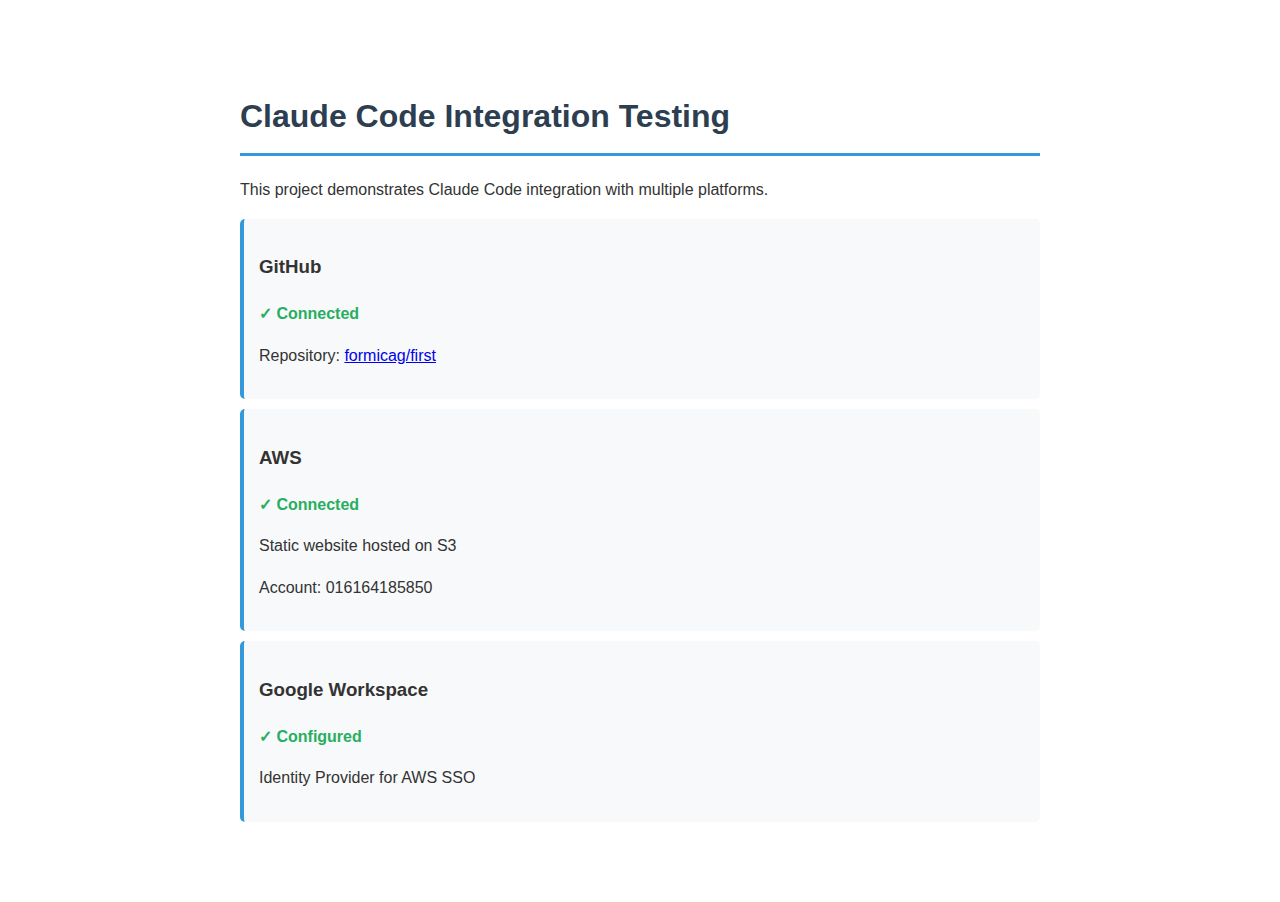
<file: index.html>
<!DOCTYPE html>
<html lang="en">
<head>
    <meta charset="UTF-8">
    <meta name="viewport" content="width=device-width, initial-scale=1.0">
    <title>Claude Code Integration Testing</title>
    <style>
        body {
            font-family: -apple-system, BlinkMacSystemFont, 'Segoe UI', Roboto, Oxygen, Ubuntu, Cantarell, sans-serif;
            max-width: 800px;
            margin: 50px auto;
            padding: 20px;
            line-height: 1.6;
            color: #333;
        }
        h1 {
            color: #2c3e50;
            border-bottom: 3px solid #3498db;
            padding-bottom: 10px;
        }
        .integration {
            background: #f8f9fa;
            padding: 15px;
            margin: 10px 0;
            border-radius: 5px;
            border-left: 4px solid #3498db;
        }
        .status {
            color: #27ae60;
            font-weight: bold;
        }
    </style>
</head>
<body>
    <h1>Claude Code Integration Testing</h1>
    <p>This project demonstrates Claude Code integration with multiple platforms.</p>

    <div class="integration">
        <h3>GitHub</h3>
        <p class="status">✓ Connected</p>
        <p>Repository: <a href="https://github.com/formicag/first">formicag/first</a></p>
    </div>

    <div class="integration">
        <h3>AWS</h3>
        <p class="status">✓ Connected</p>
        <p>Static website hosted on S3</p>
        <p>Account: 016164185850</p>
    </div>

    <div class="integration">
        <h3>Google Workspace</h3>
        <p class="status">✓ Configured</p>
        <p>Identity Provider for AWS SSO</p>
    </div>
</body>
</html>
</file>
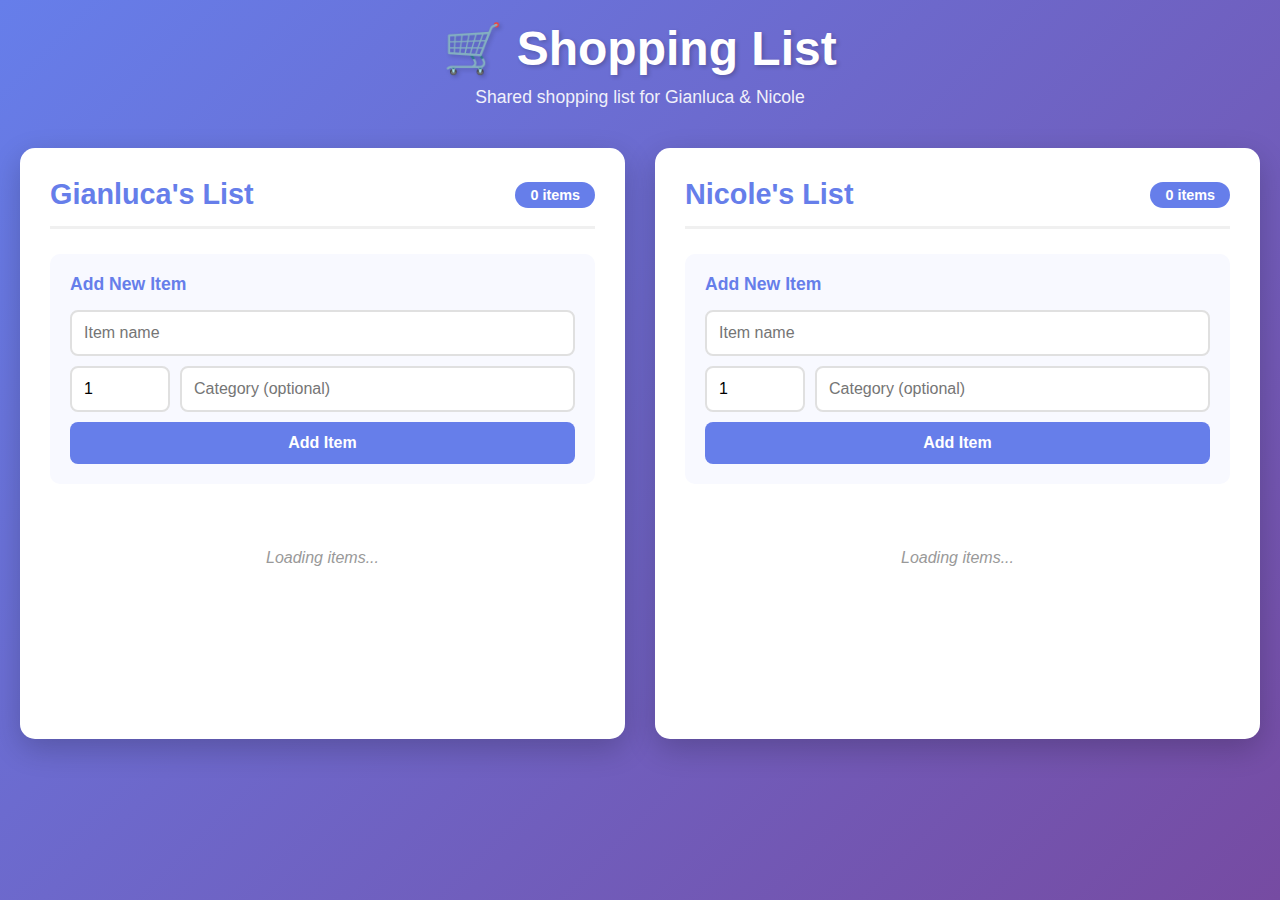
<file: website/index.html>
<!DOCTYPE html>
<html lang="en">
<head>
    <meta charset="UTF-8">
    <meta name="viewport" content="width=device-width, initial-scale=1.0">
    <title>Shopping List - Gianluca & Nicole</title>
    <link rel="stylesheet" href="styles.css">
</head>
<body>
    <div class="container">
        <header>
            <h1>🛒 Shopping List</h1>
            <p class="subtitle">Shared shopping list for Gianluca & Nicole</p>
        </header>

        <div class="lists-container">
            <!-- Gianluca's List -->
            <div class="list-section">
                <div class="list-header">
                    <h2>Gianluca's List</h2>
                    <span class="item-count" id="gianluca-count">0 items</span>
                </div>

                <div class="add-item-form">
                    <h3>Add New Item</h3>
                    <form id="gianluca-form">
                        <div class="form-group">
                            <input type="text" id="gianluca-item-name" placeholder="Item name" required>
                        </div>
                        <div class="form-row">
                            <input type="number" id="gianluca-quantity" placeholder="Qty" min="1" value="1" required>
                            <input type="text" id="gianluca-category" placeholder="Category (optional)">
                        </div>
                        <button type="submit" class="btn-add">Add Item</button>
                    </form>
                </div>

                <div class="items-list" id="gianluca-items">
                    <div class="loading">Loading items...</div>
                </div>
            </div>

            <!-- Nicole's List -->
            <div class="list-section">
                <div class="list-header">
                    <h2>Nicole's List</h2>
                    <span class="item-count" id="nicole-count">0 items</span>
                </div>

                <div class="add-item-form">
                    <h3>Add New Item</h3>
                    <form id="nicole-form">
                        <div class="form-group">
                            <input type="text" id="nicole-item-name" placeholder="Item name" required>
                        </div>
                        <div class="form-row">
                            <input type="number" id="nicole-quantity" placeholder="Qty" min="1" value="1" required>
                            <input type="text" id="nicole-category" placeholder="Category (optional)">
                        </div>
                        <button type="submit" class="btn-add">Add Item</button>
                    </form>
                </div>

                <div class="items-list" id="nicole-items">
                    <div class="loading">Loading items...</div>
                </div>
            </div>
        </div>
    </div>

    <script src="app.js"></script>
</body>
</html>
</file>
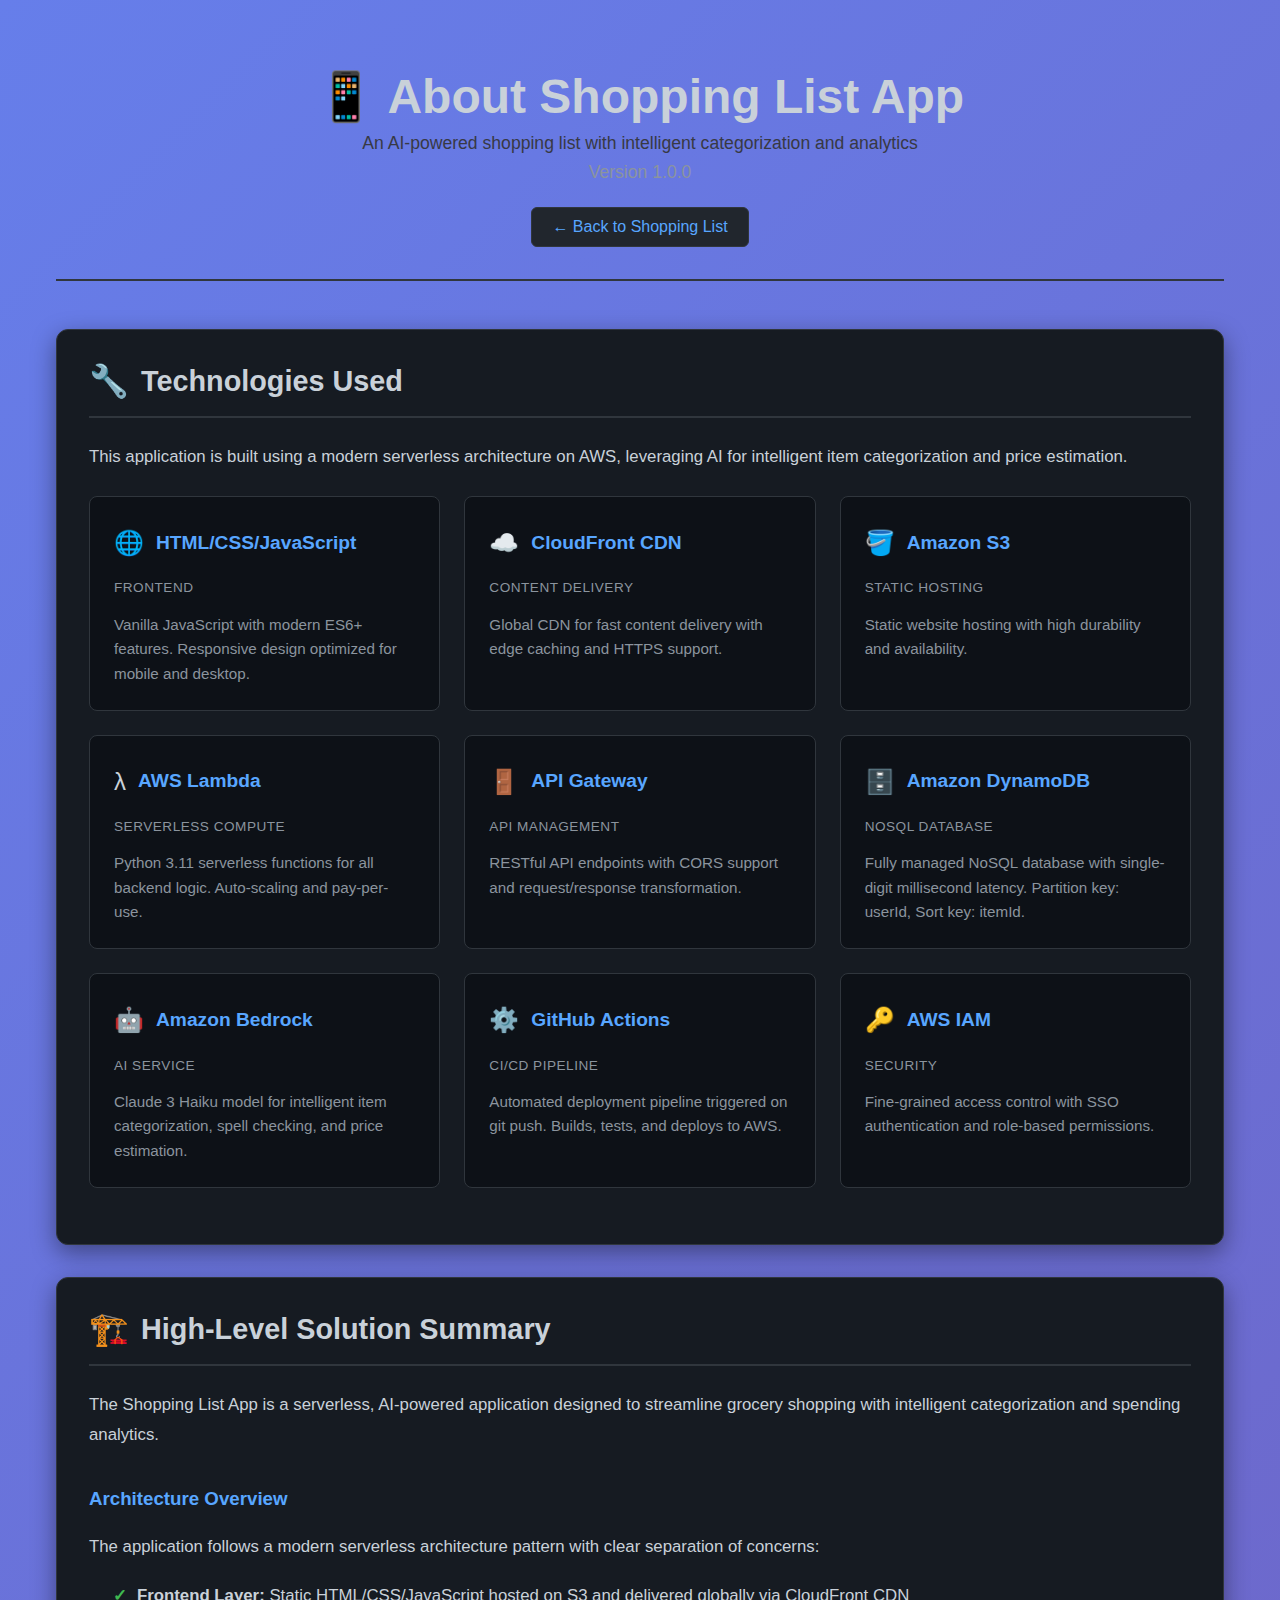
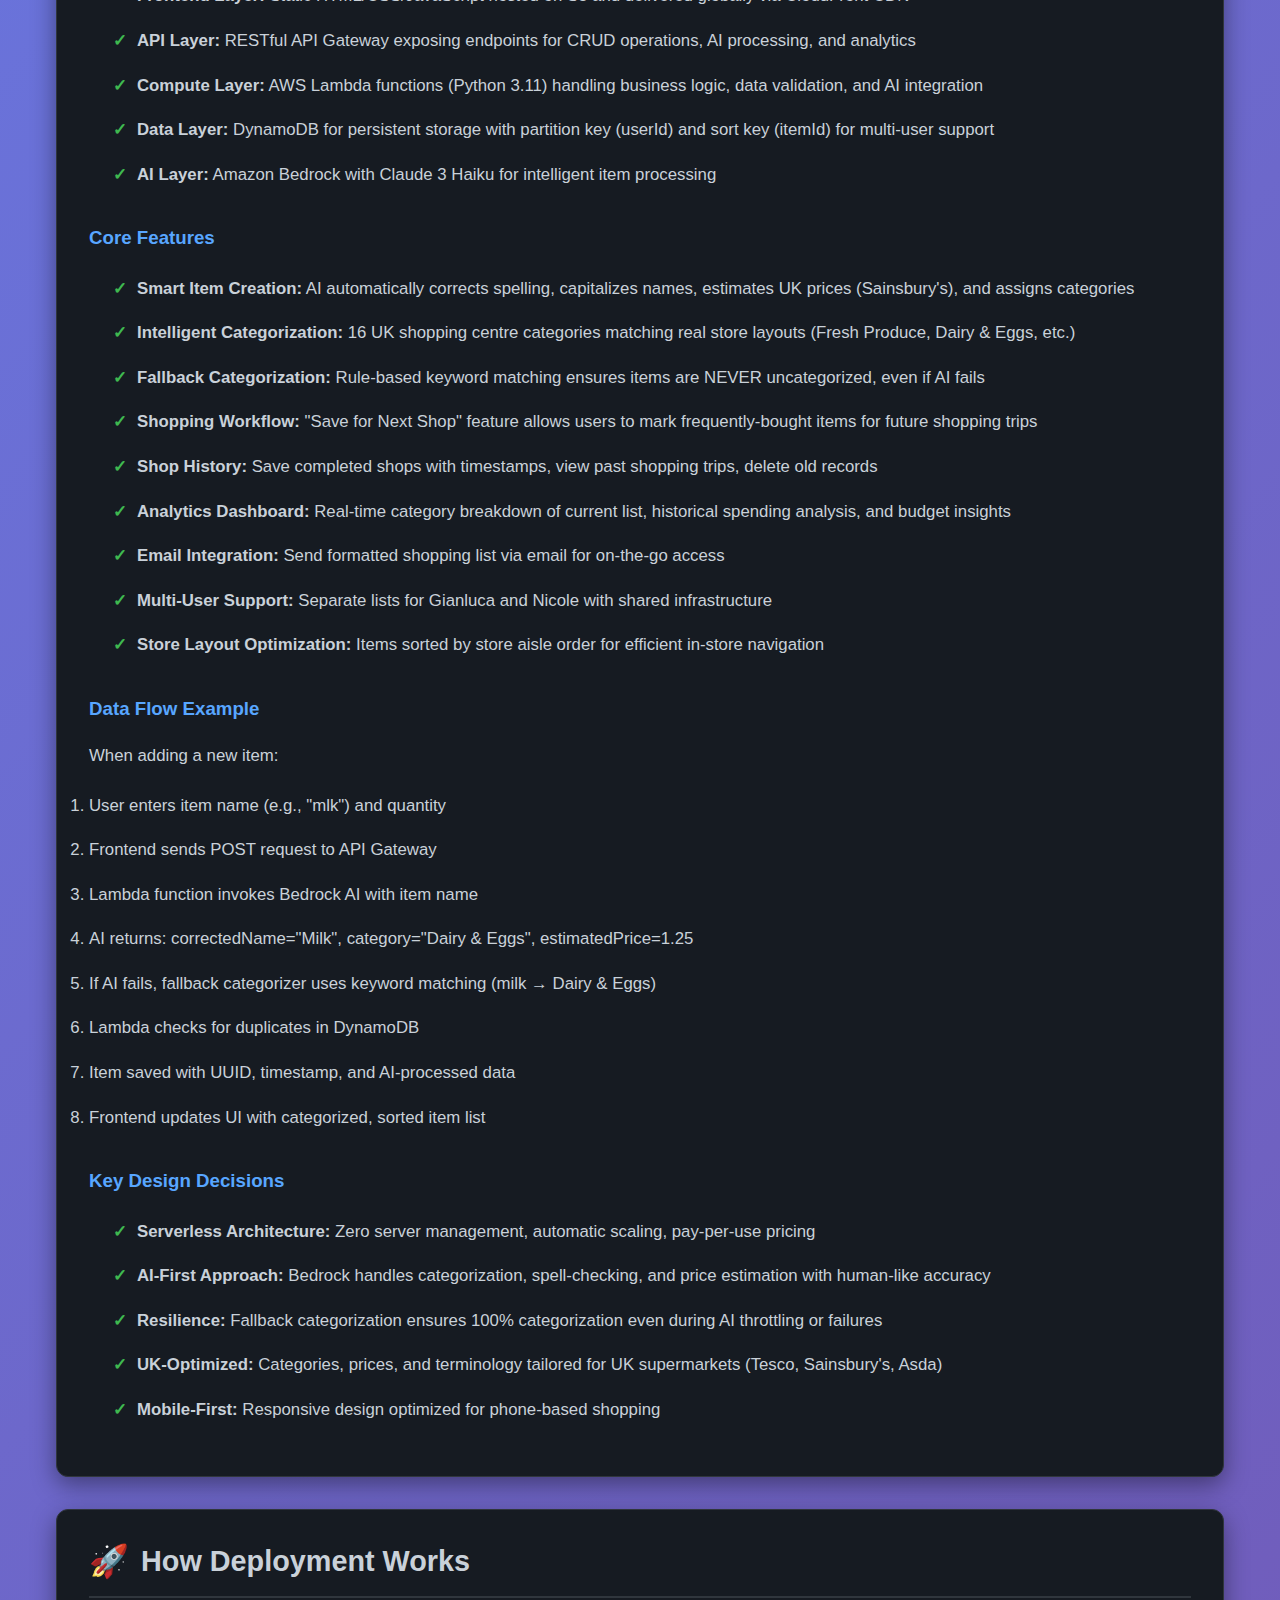
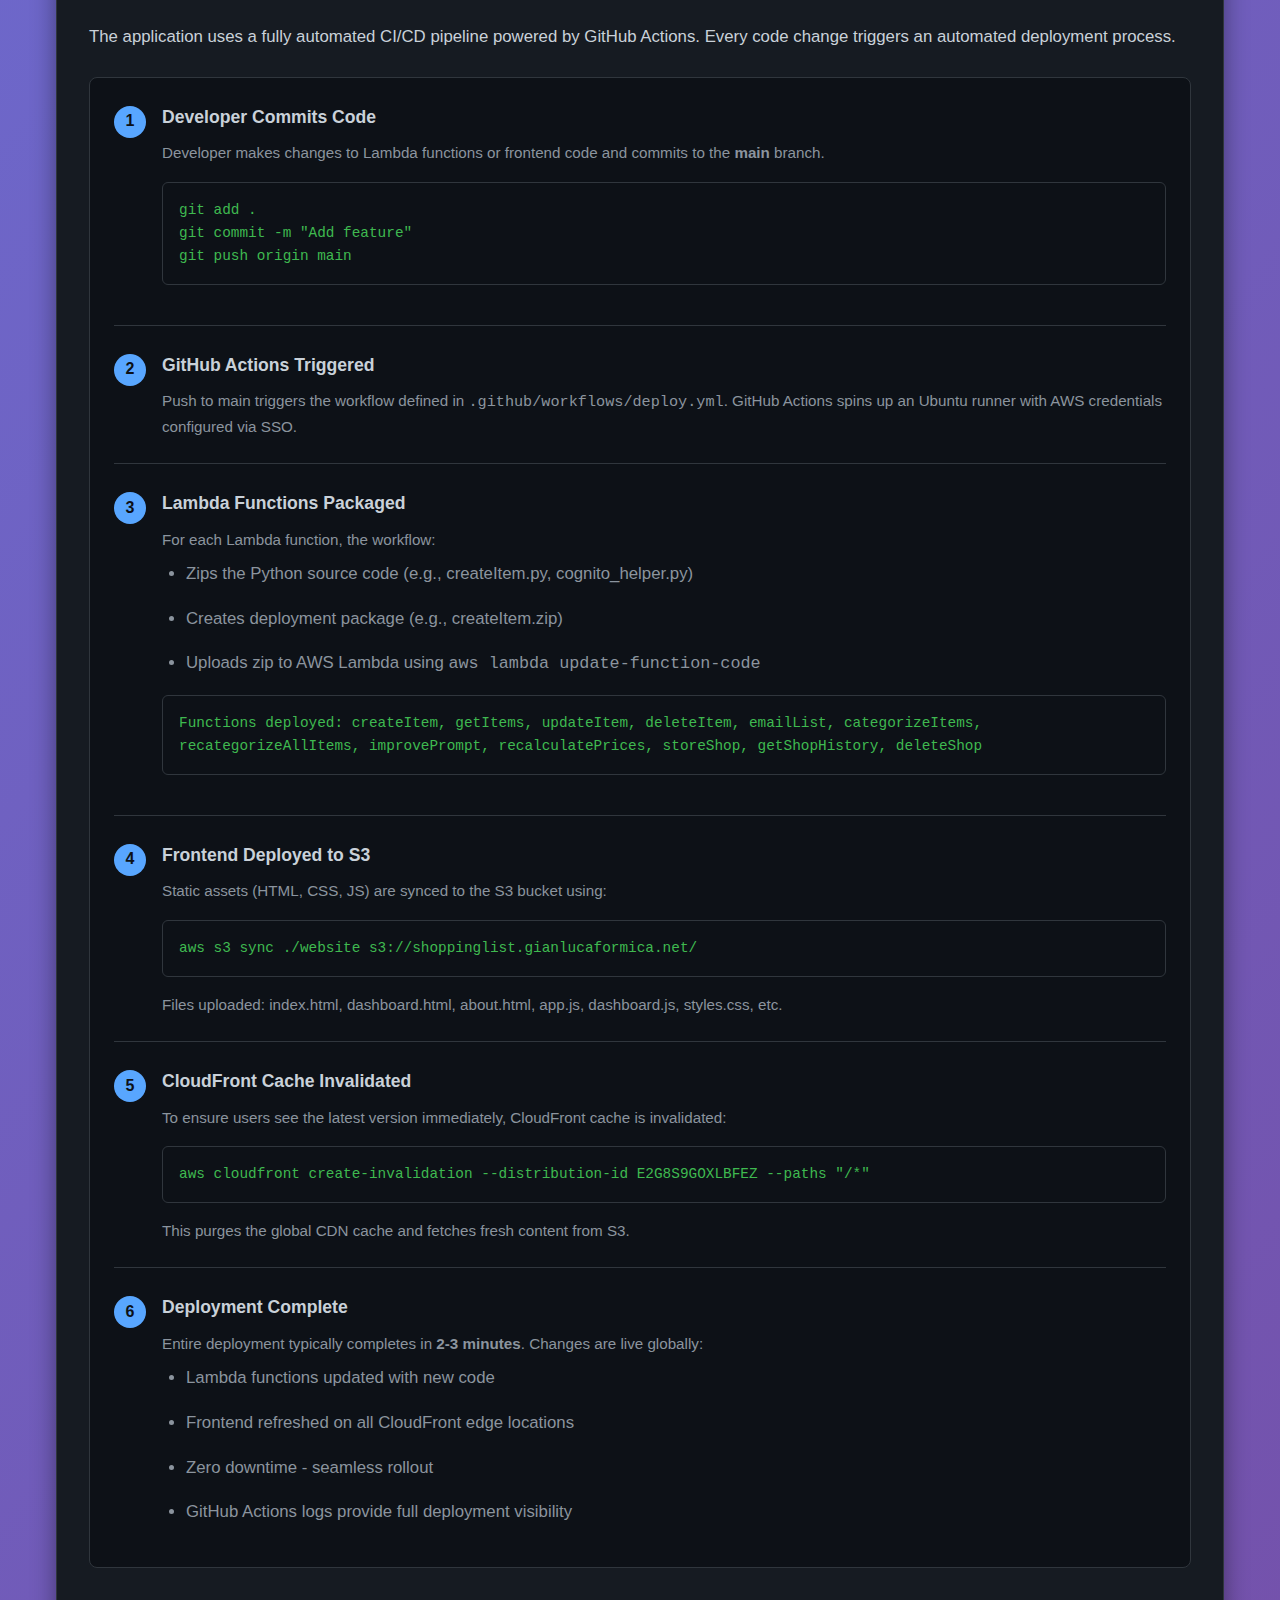
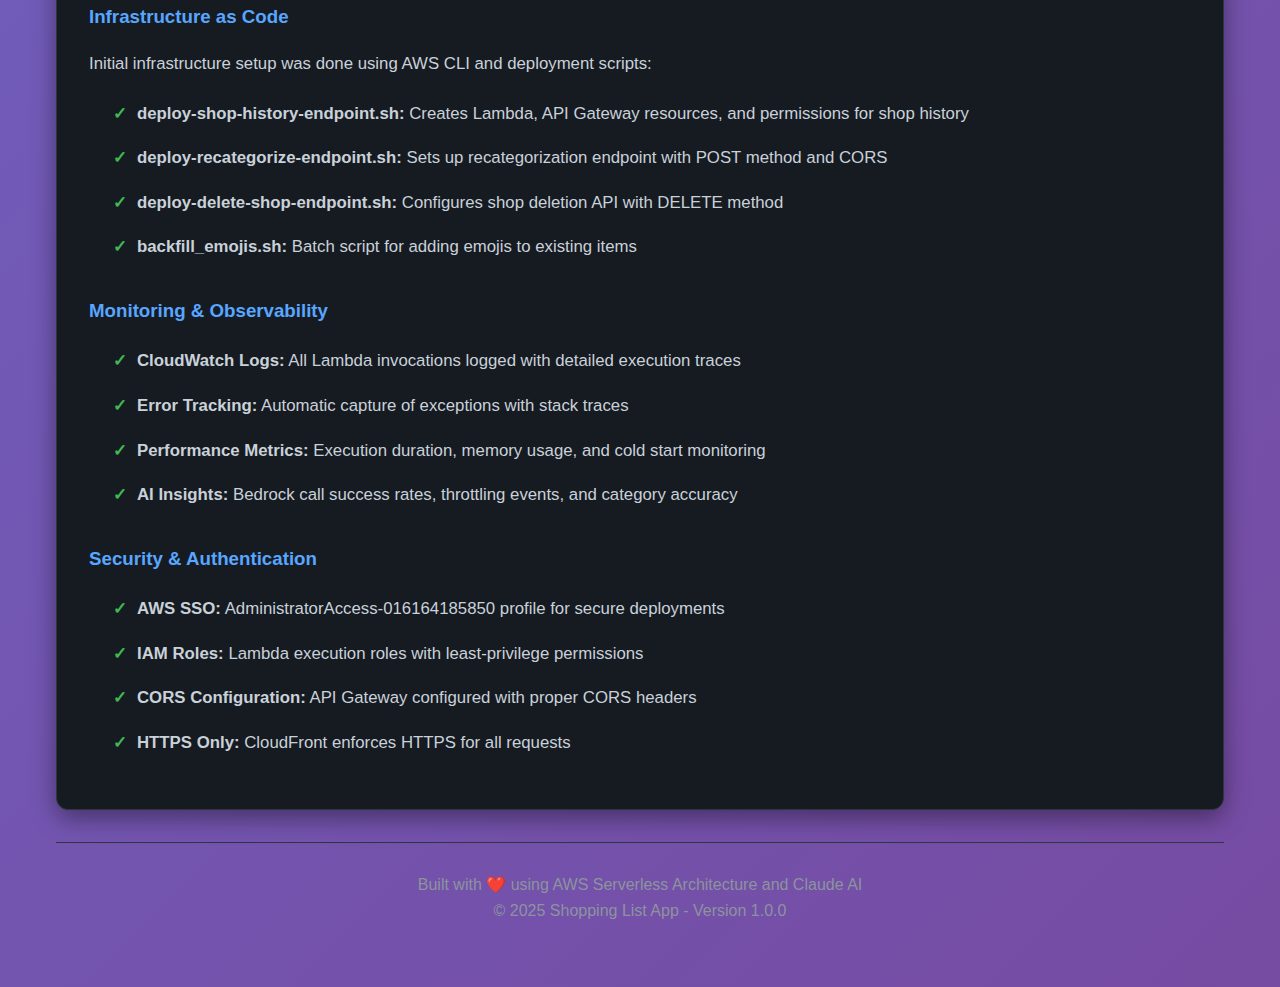
<file: website/about.html>
<!DOCTYPE html>
<html lang="en">
<head>
    <meta charset="UTF-8">
    <meta name="viewport" content="width=device-width, initial-scale=1.0">
    <title>About - Shopping List App</title>
    <link rel="stylesheet" href="styles.css">
    <style>
        /* About page specific styles */
        .about-container {
            max-width: 1200px;
            margin: 0 auto;
            padding: 1rem;
        }

        .about-header {
            text-align: center;
            margin-bottom: 3rem;
            padding: 2rem 0;
            border-bottom: 2px solid #30363d;
        }

        .about-header h1 {
            font-size: clamp(2rem, 5vw, 3rem);
            color: #c9d1d9;
            margin-bottom: 0.5rem;
        }

        .about-header .version {
            font-size: 1.1rem;
            color: #8b949e;
            margin-top: 0.5rem;
        }

        .about-header .back-link {
            display: inline-block;
            margin-top: 1.5rem;
            padding: 10px 20px;
            background: #21262d;
            color: #58a6ff;
            text-decoration: none;
            border-radius: 6px;
            border: 1px solid #30363d;
            transition: all 0.2s;
            font-weight: 500;
        }

        .about-header .back-link:hover {
            background: #30363d;
            border-color: #58a6ff;
            transform: translateY(-2px);
        }

        .about-section {
            background: #161b22;
            border: 1px solid #30363d;
            border-radius: 12px;
            padding: 2rem;
            margin-bottom: 2rem;
            box-shadow: 0 8px 24px rgba(0, 0, 0, 0.4);
        }

        .section-header {
            display: flex;
            align-items: center;
            gap: 0.75rem;
            margin-bottom: 1.5rem;
            padding-bottom: 1rem;
            border-bottom: 2px solid #30363d;
        }

        .section-icon {
            font-size: 2rem;
        }

        .section-title {
            font-size: 1.8rem;
            font-weight: 700;
            color: #c9d1d9;
        }

        .section-content {
            line-height: 1.8;
            color: #c9d1d9;
        }

        .section-content p {
            margin-bottom: 1.25rem;
            font-size: 1.05rem;
        }

        .section-content ul {
            margin: 1.25rem 0;
            padding-left: 1.5rem;
        }

        .section-content li {
            margin-bottom: 1rem;
            font-size: 1.05rem;
            line-height: 1.7;
        }

        .tech-grid {
            display: grid;
            grid-template-columns: repeat(auto-fit, minmax(280px, 1fr));
            gap: 1.5rem;
            margin: 1.5rem 0;
        }

        .tech-card {
            background: #0d1117;
            border: 1px solid #30363d;
            border-radius: 8px;
            padding: 1.5rem;
            transition: all 0.2s;
        }

        .tech-card:hover {
            border-color: #58a6ff;
            transform: translateY(-2px);
            box-shadow: 0 4px 12px rgba(88, 166, 255, 0.1);
        }

        .tech-card-header {
            display: flex;
            align-items: center;
            gap: 0.75rem;
            margin-bottom: 0.75rem;
        }

        .tech-icon {
            font-size: 1.5rem;
        }

        .tech-name {
            font-size: 1.2rem;
            font-weight: 700;
            color: #58a6ff;
        }

        .tech-category {
            font-size: 0.85rem;
            color: #8b949e;
            margin-bottom: 0.75rem;
            font-weight: 500;
            text-transform: uppercase;
            letter-spacing: 0.5px;
        }

        .tech-description {
            font-size: 0.95rem;
            color: #8b949e;
            line-height: 1.6;
        }

        .deployment-flow {
            background: #0d1117;
            border: 1px solid #30363d;
            border-radius: 8px;
            padding: 1.5rem;
            margin: 1.5rem 0;
        }

        .deployment-step {
            display: flex;
            align-items: flex-start;
            gap: 1rem;
            margin-bottom: 1.5rem;
            padding-bottom: 1.5rem;
            border-bottom: 1px solid #30363d;
        }

        .deployment-step:last-child {
            border-bottom: none;
            margin-bottom: 0;
            padding-bottom: 0;
        }

        .step-number {
            background: #58a6ff;
            color: #0d1117;
            width: 32px;
            height: 32px;
            border-radius: 50%;
            display: flex;
            align-items: center;
            justify-content: center;
            font-weight: 700;
            flex-shrink: 0;
            margin-top: 0.25rem;
        }

        .step-content {
            flex: 1;
        }

        .step-title {
            font-size: 1.1rem;
            font-weight: 700;
            color: #c9d1d9;
            margin-bottom: 0.5rem;
        }

        .step-description {
            font-size: 0.95rem;
            color: #8b949e;
            line-height: 1.6;
        }

        .code-block {
            background: #0d1117;
            border: 1px solid #30363d;
            border-radius: 6px;
            padding: 1rem;
            margin: 1rem 0;
            font-family: 'Courier New', monospace;
            font-size: 0.9rem;
            color: #3fb950;
            overflow-x: auto;
        }

        .highlight {
            color: #58a6ff;
            font-weight: 600;
        }

        .feature-list {
            list-style: none;
            padding: 0;
        }

        .feature-list li {
            padding-left: 1.5rem;
            position: relative;
        }

        .feature-list li::before {
            content: "✓";
            position: absolute;
            left: 0;
            color: #3fb950;
            font-weight: 700;
        }

        @media (max-width: 768px) {
            .tech-grid {
                grid-template-columns: 1fr;
            }

            .about-section {
                padding: 1.5rem;
            }
        }
    </style>
</head>
<body>
    <div class="about-container">
        <div class="about-header">
            <h1>📱 About Shopping List App</h1>
            <p class="subtitle">An AI-powered shopping list with intelligent categorization and analytics</p>
            <p class="version">Version 1.0.0</p>
            <a href="index.html" class="back-link">← Back to Shopping List</a>
        </div>

        <!-- Section 1: Technologies Used -->
        <div class="about-section">
            <div class="section-header">
                <span class="section-icon">🔧</span>
                <h2 class="section-title">Technologies Used</h2>
            </div>
            <div class="section-content">
                <p>This application is built using a modern serverless architecture on AWS, leveraging AI for intelligent item categorization and price estimation.</p>

                <div class="tech-grid">
                    <!-- Frontend -->
                    <div class="tech-card">
                        <div class="tech-card-header">
                            <span class="tech-icon">🌐</span>
                            <span class="tech-name">HTML/CSS/JavaScript</span>
                        </div>
                        <div class="tech-category">Frontend</div>
                        <div class="tech-description">
                            Vanilla JavaScript with modern ES6+ features. Responsive design optimized for mobile and desktop.
                        </div>
                    </div>

                    <div class="tech-card">
                        <div class="tech-card-header">
                            <span class="tech-icon">☁️</span>
                            <span class="tech-name">CloudFront CDN</span>
                        </div>
                        <div class="tech-category">Content Delivery</div>
                        <div class="tech-description">
                            Global CDN for fast content delivery with edge caching and HTTPS support.
                        </div>
                    </div>

                    <div class="tech-card">
                        <div class="tech-card-header">
                            <span class="tech-icon">🪣</span>
                            <span class="tech-name">Amazon S3</span>
                        </div>
                        <div class="tech-category">Static Hosting</div>
                        <div class="tech-description">
                            Static website hosting with high durability and availability.
                        </div>
                    </div>

                    <!-- Backend -->
                    <div class="tech-card">
                        <div class="tech-card-header">
                            <span class="tech-icon">λ</span>
                            <span class="tech-name">AWS Lambda</span>
                        </div>
                        <div class="tech-category">Serverless Compute</div>
                        <div class="tech-description">
                            Python 3.11 serverless functions for all backend logic. Auto-scaling and pay-per-use.
                        </div>
                    </div>

                    <div class="tech-card">
                        <div class="tech-card-header">
                            <span class="tech-icon">🚪</span>
                            <span class="tech-name">API Gateway</span>
                        </div>
                        <div class="tech-category">API Management</div>
                        <div class="tech-description">
                            RESTful API endpoints with CORS support and request/response transformation.
                        </div>
                    </div>

                    <div class="tech-card">
                        <div class="tech-card-header">
                            <span class="tech-icon">🗄️</span>
                            <span class="tech-name">Amazon DynamoDB</span>
                        </div>
                        <div class="tech-category">NoSQL Database</div>
                        <div class="tech-description">
                            Fully managed NoSQL database with single-digit millisecond latency. Partition key: userId, Sort key: itemId.
                        </div>
                    </div>

                    <!-- AI/ML -->
                    <div class="tech-card">
                        <div class="tech-card-header">
                            <span class="tech-icon">🤖</span>
                            <span class="tech-name">Amazon Bedrock</span>
                        </div>
                        <div class="tech-category">AI Service</div>
                        <div class="tech-description">
                            Claude 3 Haiku model for intelligent item categorization, spell checking, and price estimation.
                        </div>
                    </div>

                    <!-- DevOps -->
                    <div class="tech-card">
                        <div class="tech-card-header">
                            <span class="tech-icon">⚙️</span>
                            <span class="tech-name">GitHub Actions</span>
                        </div>
                        <div class="tech-category">CI/CD Pipeline</div>
                        <div class="tech-description">
                            Automated deployment pipeline triggered on git push. Builds, tests, and deploys to AWS.
                        </div>
                    </div>

                    <div class="tech-card">
                        <div class="tech-card-header">
                            <span class="tech-icon">🔑</span>
                            <span class="tech-name">AWS IAM</span>
                        </div>
                        <div class="tech-category">Security</div>
                        <div class="tech-description">
                            Fine-grained access control with SSO authentication and role-based permissions.
                        </div>
                    </div>
                </div>
            </div>
        </div>

        <!-- Section 2: High-Level Solution Summary -->
        <div class="about-section">
            <div class="section-header">
                <span class="section-icon">🏗️</span>
                <h2 class="section-title">High-Level Solution Summary</h2>
            </div>
            <div class="section-content">
                <p>The Shopping List App is a serverless, AI-powered application designed to streamline grocery shopping with intelligent categorization and spending analytics.</p>

                <h3 style="color: #58a6ff; margin-top: 2rem; margin-bottom: 1rem;">Architecture Overview</h3>
                <p>The application follows a modern serverless architecture pattern with clear separation of concerns:</p>

                <ul class="feature-list">
                    <li><strong>Frontend Layer:</strong> Static HTML/CSS/JavaScript hosted on S3 and delivered globally via CloudFront CDN</li>
                    <li><strong>API Layer:</strong> RESTful API Gateway exposing endpoints for CRUD operations, AI processing, and analytics</li>
                    <li><strong>Compute Layer:</strong> AWS Lambda functions (Python 3.11) handling business logic, data validation, and AI integration</li>
                    <li><strong>Data Layer:</strong> DynamoDB for persistent storage with partition key (userId) and sort key (itemId) for multi-user support</li>
                    <li><strong>AI Layer:</strong> Amazon Bedrock with Claude 3 Haiku for intelligent item processing</li>
                </ul>

                <h3 style="color: #58a6ff; margin-top: 2rem; margin-bottom: 1rem;">Core Features</h3>
                <ul class="feature-list">
                    <li><strong>Smart Item Creation:</strong> AI automatically corrects spelling, capitalizes names, estimates UK prices (Sainsbury's), and assigns categories</li>
                    <li><strong>Intelligent Categorization:</strong> 16 UK shopping centre categories matching real store layouts (Fresh Produce, Dairy & Eggs, etc.)</li>
                    <li><strong>Fallback Categorization:</strong> Rule-based keyword matching ensures items are NEVER uncategorized, even if AI fails</li>
                    <li><strong>Shopping Workflow:</strong> "Save for Next Shop" feature allows users to mark frequently-bought items for future shopping trips</li>
                    <li><strong>Shop History:</strong> Save completed shops with timestamps, view past shopping trips, delete old records</li>
                    <li><strong>Analytics Dashboard:</strong> Real-time category breakdown of current list, historical spending analysis, and budget insights</li>
                    <li><strong>Email Integration:</strong> Send formatted shopping list via email for on-the-go access</li>
                    <li><strong>Multi-User Support:</strong> Separate lists for Gianluca and Nicole with shared infrastructure</li>
                    <li><strong>Store Layout Optimization:</strong> Items sorted by store aisle order for efficient in-store navigation</li>
                </ul>

                <h3 style="color: #58a6ff; margin-top: 2rem; margin-bottom: 1rem;">Data Flow Example</h3>
                <p>When adding a new item:</p>
                <ol>
                    <li>User enters item name (e.g., "mlk") and quantity</li>
                    <li>Frontend sends POST request to API Gateway</li>
                    <li>Lambda function invokes Bedrock AI with item name</li>
                    <li>AI returns: correctedName="Milk", category="Dairy & Eggs", estimatedPrice=1.25</li>
                    <li>If AI fails, fallback categorizer uses keyword matching (milk → Dairy & Eggs)</li>
                    <li>Lambda checks for duplicates in DynamoDB</li>
                    <li>Item saved with UUID, timestamp, and AI-processed data</li>
                    <li>Frontend updates UI with categorized, sorted item list</li>
                </ol>

                <h3 style="color: #58a6ff; margin-top: 2rem; margin-bottom: 1rem;">Key Design Decisions</h3>
                <ul class="feature-list">
                    <li><strong>Serverless Architecture:</strong> Zero server management, automatic scaling, pay-per-use pricing</li>
                    <li><strong>AI-First Approach:</strong> Bedrock handles categorization, spell-checking, and price estimation with human-like accuracy</li>
                    <li><strong>Resilience:</strong> Fallback categorization ensures 100% categorization even during AI throttling or failures</li>
                    <li><strong>UK-Optimized:</strong> Categories, prices, and terminology tailored for UK supermarkets (Tesco, Sainsbury's, Asda)</li>
                    <li><strong>Mobile-First:</strong> Responsive design optimized for phone-based shopping</li>
                </ul>
            </div>
        </div>

        <!-- Section 3: Deployment Pipeline -->
        <div class="about-section">
            <div class="section-header">
                <span class="section-icon">🚀</span>
                <h2 class="section-title">How Deployment Works</h2>
            </div>
            <div class="section-content">
                <p>The application uses a fully automated CI/CD pipeline powered by GitHub Actions. Every code change triggers an automated deployment process.</p>

                <div class="deployment-flow">
                    <div class="deployment-step">
                        <div class="step-number">1</div>
                        <div class="step-content">
                            <div class="step-title">Developer Commits Code</div>
                            <div class="step-description">
                                Developer makes changes to Lambda functions or frontend code and commits to the <strong>main</strong> branch.
                                <div class="code-block">git add .<br>git commit -m "Add feature"<br>git push origin main</div>
                            </div>
                        </div>
                    </div>

                    <div class="deployment-step">
                        <div class="step-number">2</div>
                        <div class="step-content">
                            <div class="step-title">GitHub Actions Triggered</div>
                            <div class="step-description">
                                Push to main triggers the workflow defined in <code>.github/workflows/deploy.yml</code>. GitHub Actions spins up an Ubuntu runner with AWS credentials configured via SSO.
                            </div>
                        </div>
                    </div>

                    <div class="deployment-step">
                        <div class="step-number">3</div>
                        <div class="step-content">
                            <div class="step-title">Lambda Functions Packaged</div>
                            <div class="step-description">
                                For each Lambda function, the workflow:
                                <ul style="margin-top: 0.5rem; margin-bottom: 0;">
                                    <li>Zips the Python source code (e.g., createItem.py, cognito_helper.py)</li>
                                    <li>Creates deployment package (e.g., createItem.zip)</li>
                                    <li>Uploads zip to AWS Lambda using <code>aws lambda update-function-code</code></li>
                                </ul>
                                <div class="code-block">Functions deployed: createItem, getItems, updateItem, deleteItem, emailList, categorizeItems, recategorizeAllItems, improvePrompt, recalculatePrices, storeShop, getShopHistory, deleteShop</div>
                            </div>
                        </div>
                    </div>

                    <div class="deployment-step">
                        <div class="step-number">4</div>
                        <div class="step-content">
                            <div class="step-title">Frontend Deployed to S3</div>
                            <div class="step-description">
                                Static assets (HTML, CSS, JS) are synced to the S3 bucket using:
                                <div class="code-block">aws s3 sync ./website s3://shoppinglist.gianlucaformica.net/</div>
                                Files uploaded: index.html, dashboard.html, about.html, app.js, dashboard.js, styles.css, etc.
                            </div>
                        </div>
                    </div>

                    <div class="deployment-step">
                        <div class="step-number">5</div>
                        <div class="step-content">
                            <div class="step-title">CloudFront Cache Invalidated</div>
                            <div class="step-description">
                                To ensure users see the latest version immediately, CloudFront cache is invalidated:
                                <div class="code-block">aws cloudfront create-invalidation --distribution-id E2G8S9GOXLBFEZ --paths "/*"</div>
                                This purges the global CDN cache and fetches fresh content from S3.
                            </div>
                        </div>
                    </div>

                    <div class="deployment-step">
                        <div class="step-number">6</div>
                        <div class="step-content">
                            <div class="step-title">Deployment Complete</div>
                            <div class="step-description">
                                Entire deployment typically completes in <strong>2-3 minutes</strong>. Changes are live globally:
                                <ul style="margin-top: 0.5rem; margin-bottom: 0;">
                                    <li>Lambda functions updated with new code</li>
                                    <li>Frontend refreshed on all CloudFront edge locations</li>
                                    <li>Zero downtime - seamless rollout</li>
                                    <li>GitHub Actions logs provide full deployment visibility</li>
                                </ul>
                            </div>
                        </div>
                    </div>
                </div>

                <h3 style="color: #58a6ff; margin-top: 2rem; margin-bottom: 1rem;">Infrastructure as Code</h3>
                <p>Initial infrastructure setup was done using AWS CLI and deployment scripts:</p>
                <ul class="feature-list">
                    <li><strong>deploy-shop-history-endpoint.sh:</strong> Creates Lambda, API Gateway resources, and permissions for shop history</li>
                    <li><strong>deploy-recategorize-endpoint.sh:</strong> Sets up recategorization endpoint with POST method and CORS</li>
                    <li><strong>deploy-delete-shop-endpoint.sh:</strong> Configures shop deletion API with DELETE method</li>
                    <li><strong>backfill_emojis.sh:</strong> Batch script for adding emojis to existing items</li>
                </ul>

                <h3 style="color: #58a6ff; margin-top: 2rem; margin-bottom: 1rem;">Monitoring & Observability</h3>
                <ul class="feature-list">
                    <li><strong>CloudWatch Logs:</strong> All Lambda invocations logged with detailed execution traces</li>
                    <li><strong>Error Tracking:</strong> Automatic capture of exceptions with stack traces</li>
                    <li><strong>Performance Metrics:</strong> Execution duration, memory usage, and cold start monitoring</li>
                    <li><strong>AI Insights:</strong> Bedrock call success rates, throttling events, and category accuracy</li>
                </ul>

                <h3 style="color: #58a6ff; margin-top: 2rem; margin-bottom: 1rem;">Security & Authentication</h3>
                <ul class="feature-list">
                    <li><strong>AWS SSO:</strong> AdministratorAccess-016164185850 profile for secure deployments</li>
                    <li><strong>IAM Roles:</strong> Lambda execution roles with least-privilege permissions</li>
                    <li><strong>CORS Configuration:</strong> API Gateway configured with proper CORS headers</li>
                    <li><strong>HTTPS Only:</strong> CloudFront enforces HTTPS for all requests</li>
                </ul>
            </div>
        </div>

        <!-- Footer -->
        <div style="text-align: center; padding: 2rem 0; color: #8b949e; border-top: 1px solid #30363d; margin-top: 2rem;">
            <p>Built with ❤️ using AWS Serverless Architecture and Claude AI</p>
            <p style="margin-top: 0.5rem;">© 2025 Shopping List App - Version 1.0.0</p>
        </div>
    </div>
</body>
</html>
</file>
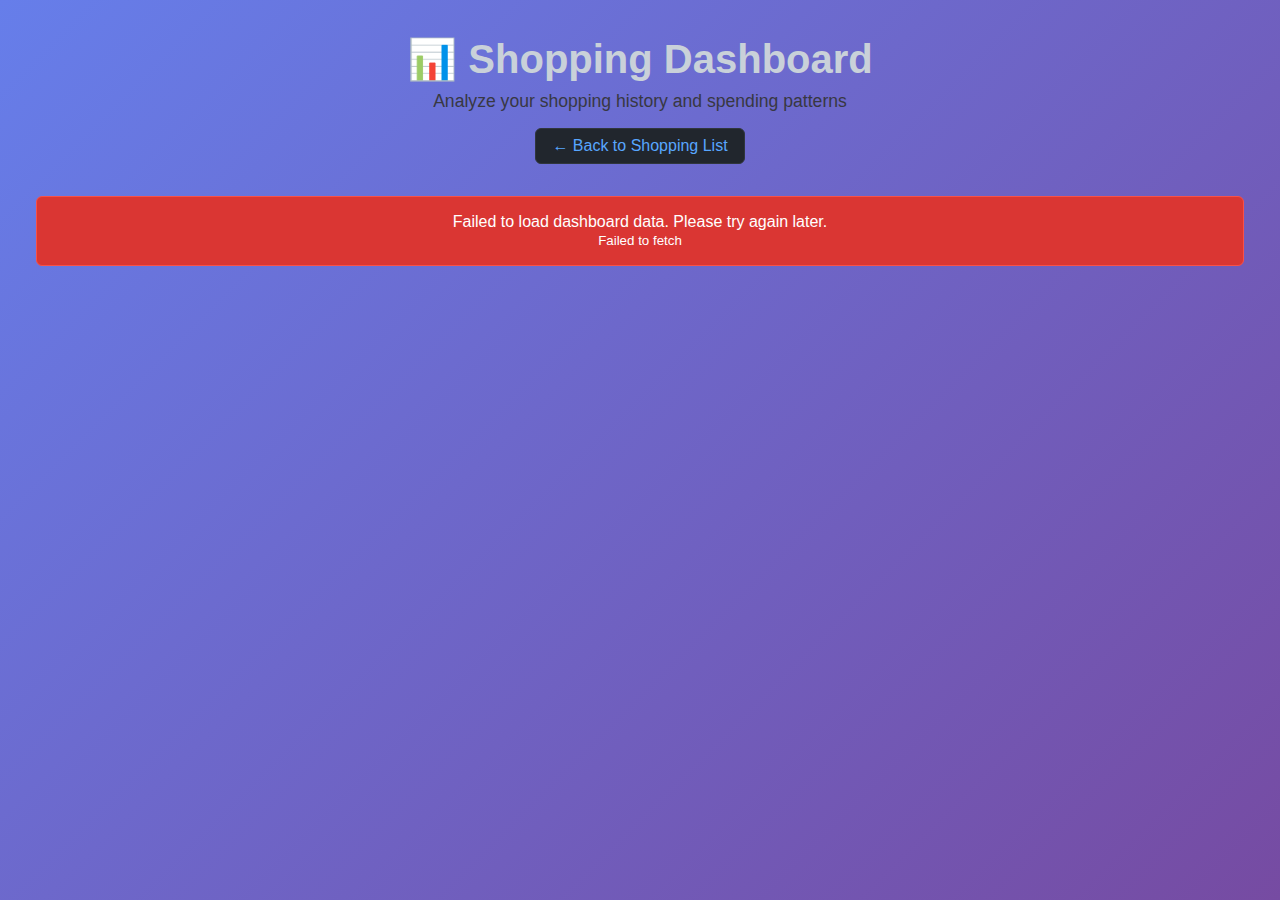
<file: website/dashboard.html>
<!DOCTYPE html>
<html lang="en">
<head>
    <meta charset="UTF-8">
    <meta name="viewport" content="width=device-width, initial-scale=1.0">
    <title>Shopping Dashboard</title>
    <link rel="stylesheet" href="styles.css">
    <style>
        /* Dashboard-specific styles */
        .dashboard-container {
            max-width: 1400px;
            margin: 0 auto;
            padding: 1rem;
        }

        .dashboard-header {
            text-align: center;
            margin-bottom: 2rem;
        }

        .dashboard-header h1 {
            font-size: clamp(1.75rem, 5vw, 2.5rem);
            color: #c9d1d9;
            margin-bottom: 0.5rem;
        }

        .dashboard-header .back-link {
            display: inline-block;
            margin-top: 1rem;
            padding: 8px 16px;
            background: #21262d;
            color: #58a6ff;
            text-decoration: none;
            border-radius: 6px;
            border: 1px solid #30363d;
            transition: all 0.2s;
        }

        .dashboard-header .back-link:hover {
            background: #30363d;
            border-color: #58a6ff;
        }

        .dashboard-grid {
            display: grid;
            grid-template-columns: repeat(auto-fit, minmax(350px, 1fr));
            gap: 1.5rem;
            margin-bottom: 2rem;
        }

        .dashboard-card {
            background: #161b22;
            border: 1px solid #30363d;
            border-radius: 12px;
            padding: 1.5rem;
            box-shadow: 0 8px 24px rgba(0, 0, 0, 0.4);
        }

        .card-header {
            font-size: 1.3rem;
            font-weight: 600;
            color: #c9d1d9;
            margin-bottom: 1rem;
            padding-bottom: 0.75rem;
            border-bottom: 2px solid #30363d;
            display: flex;
            align-items: center;
            gap: 0.5rem;
        }

        .card-icon {
            font-size: 1.5rem;
        }

        .stat-row {
            display: flex;
            justify-content: space-between;
            align-items: center;
            padding: 0.75rem 0;
            border-bottom: 1px solid #30363d;
        }

        .stat-row:last-child {
            border-bottom: none;
        }

        .stat-label {
            font-size: 1rem;
            color: #8b949e;
            font-weight: 500;
        }

        .stat-value {
            font-size: 1.2rem;
            font-weight: 700;
            color: #c9d1d9;
        }

        .stat-value.price {
            color: #3fb950;
        }

        .stat-value.highlight {
            color: #58a6ff;
        }

        .category-list {
            margin-top: 1rem;
        }

        .category-item {
            display: flex;
            justify-content: space-between;
            align-items: center;
            padding: 0.875rem;
            background: #0d1117;
            border: 1px solid #30363d;
            border-radius: 8px;
            margin-bottom: 0.75rem;
            transition: all 0.2s;
        }

        .category-item:hover {
            background: #1c2128;
            border-color: #8b949e;
        }

        .category-info {
            flex: 1;
        }

        .category-name {
            font-size: 1.1rem;
            font-weight: 600;
            color: #c9d1d9;
            margin-bottom: 0.25rem;
        }

        .category-count {
            font-size: 0.9rem;
            color: #8b949e;
        }

        .category-price {
            font-size: 1.2rem;
            font-weight: 700;
            color: #3fb950;
        }

        .category-bar {
            margin-top: 0.5rem;
            height: 6px;
            background: #30363d;
            border-radius: 3px;
            overflow: hidden;
        }

        .category-bar-fill {
            height: 100%;
            background: linear-gradient(90deg, #58a6ff, #8957e5);
            transition: width 0.5s ease-out;
        }

        .last-shop-section {
            grid-column: 1 / -1;
        }

        .shop-items-grid {
            display: grid;
            grid-template-columns: repeat(auto-fill, minmax(300px, 1fr));
            gap: 0.75rem;
            margin-top: 1rem;
        }

        .shop-item {
            display: flex;
            justify-content: space-between;
            align-items: center;
            padding: 0.75rem 1rem;
            background: #0d1117;
            border: 1px solid #30363d;
            border-radius: 8px;
        }

        .shop-item-name {
            font-size: 1.1rem;
            font-weight: 600;
            color: #e6edf3;
        }

        .shop-item-qty {
            font-size: 0.95rem;
            color: #8b949e;
            margin-left: 0.5rem;
        }

        .shop-item-price {
            font-size: 1rem;
            font-weight: 700;
            color: #3fb950;
        }

        .loading {
            text-align: center;
            padding: 3rem;
            color: #8b949e;
            font-size: 1.1rem;
        }

        .error-message {
            background: #da3633;
            color: white;
            padding: 1rem;
            border-radius: 6px;
            margin: 1rem 0;
            text-align: center;
            border: 1px solid #f85149;
        }

        .empty-state {
            text-align: center;
            padding: 3rem;
            color: #8b949e;
        }

        .empty-state-icon {
            font-size: 4rem;
            margin-bottom: 1rem;
        }

        /* Shop History List */
        .shop-history-list {
            margin-top: 1rem;
        }

        .shop-history-item {
            display: flex;
            justify-content: space-between;
            align-items: center;
            padding: 1rem;
            background: #0d1117;
            border: 1px solid #30363d;
            border-radius: 8px;
            margin-bottom: 0.75rem;
            transition: all 0.2s;
        }

        .shop-history-item:hover {
            background: #1c2128;
            border-color: #8b949e;
        }

        .shop-history-info {
            flex: 1;
        }

        .shop-date {
            font-size: 1.1rem;
            font-weight: 600;
            color: #c9d1d9;
            margin-bottom: 0.25rem;
        }

        .shop-meta {
            font-size: 0.9rem;
            color: #8b949e;
            display: flex;
            gap: 1rem;
            flex-wrap: wrap;
        }

        .shop-meta-item {
            display: flex;
            align-items: center;
            gap: 0.25rem;
        }

        .shop-price {
            font-size: 1.2rem;
            font-weight: 700;
            color: #3fb950;
            margin-right: 1rem;
        }

        .btn-delete-shop {
            padding: 0.5rem 1rem;
            background: transparent;
            color: #f85149;
            border: 1px solid #f85149;
            border-radius: 6px;
            font-size: 0.9rem;
            font-weight: 500;
            cursor: pointer;
            transition: all 0.2s;
        }

        .btn-delete-shop:hover {
            background: #f85149;
            color: white;
        }

        .btn-delete-shop:disabled {
            opacity: 0.5;
            cursor: not-allowed;
        }

        .success-message {
            background: #238636;
            color: white;
            padding: 1rem;
            border-radius: 6px;
            margin: 1rem 0;
            text-align: center;
            border: 1px solid #2ea043;
            animation: fadeIn 0.3s;
        }

        @keyframes fadeIn {
            from {
                opacity: 0;
                transform: translateY(-10px);
            }
            to {
                opacity: 1;
                transform: translateY(0);
            }
        }

        @media (max-width: 768px) {
            .dashboard-grid {
                grid-template-columns: 1fr;
            }

            .shop-items-grid {
                grid-template-columns: 1fr;
            }
        }
    </style>
</head>
<body>
    <div class="dashboard-container">
        <div class="dashboard-header">
            <h1>📊 Shopping Dashboard</h1>
            <p class="subtitle">Analyze your shopping history and spending patterns</p>
            <a href="index.html" class="back-link">← Back to Shopping List</a>
        </div>

        <div id="dashboard-content">
            <div class="loading">📦 Loading your shopping data...</div>
        </div>
    </div>

    <script src="dashboard.js"></script>
</body>
</html>
</file>
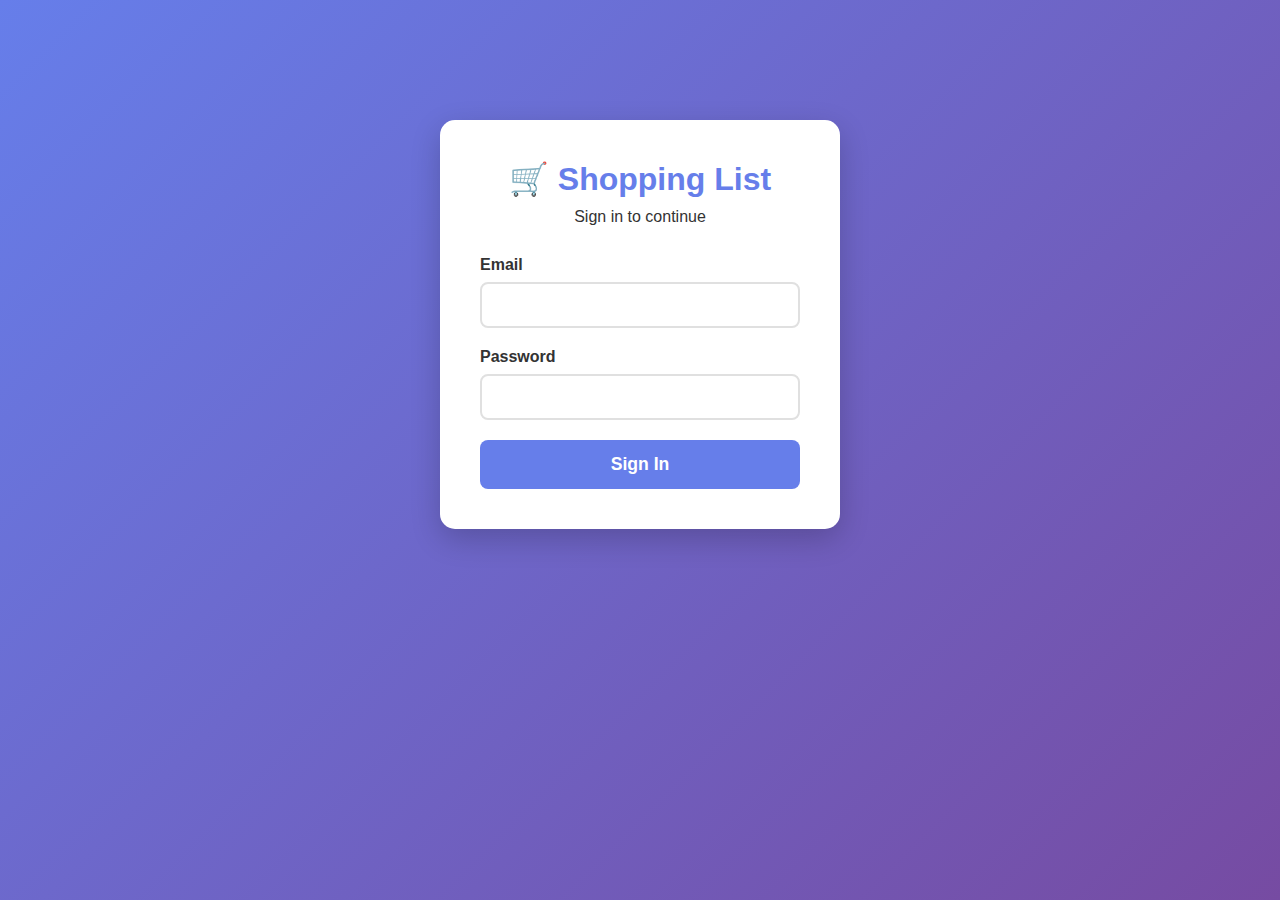
<file: website/login.html>
<!DOCTYPE html>
<html lang="en">
<head>
    <meta charset="UTF-8">
    <meta name="viewport" content="width=device-width, initial-scale=1.0">
    <title>Login - Shopping List</title>
    <link rel="stylesheet" href="styles.css">
    <style>
        .login-container {
            max-width: 400px;
            margin: 100px auto;
            background: white;
            padding: 40px;
            border-radius: 15px;
            box-shadow: 0 10px 30px rgba(0, 0, 0, 0.2);
        }

        .login-header {
            text-align: center;
            margin-bottom: 30px;
        }

        .login-header h1 {
            color: #667eea;
            margin-bottom: 10px;
        }

        .form-group {
            margin-bottom: 20px;
        }

        .form-group label {
            display: block;
            margin-bottom: 8px;
            color: #333;
            font-weight: 600;
        }

        .form-group input {
            width: 100%;
            padding: 12px;
            border: 2px solid #e0e0e0;
            border-radius: 8px;
            font-size: 1rem;
            transition: border-color 0.3s;
        }

        .form-group input:focus {
            outline: none;
            border-color: #667eea;
        }

        .btn-login {
            width: 100%;
            padding: 14px;
            background: #667eea;
            color: white;
            border: none;
            border-radius: 8px;
            font-size: 1.1rem;
            font-weight: 600;
            cursor: pointer;
            transition: background 0.3s, transform 0.1s;
        }

        .btn-login:hover {
            background: #5568d3;
            transform: translateY(-2px);
        }

        .btn-login:active {
            transform: translateY(0);
        }

        .btn-login:disabled {
            background: #9ca3af;
            cursor: not-allowed;
            transform: none;
        }

        .error-message {
            background: #ff4757;
            color: white;
            padding: 12px;
            border-radius: 8px;
            margin-bottom: 20px;
            text-align: center;
        }
    </style>
</head>
<body>
    <div class="container">
        <div class="login-container">
            <div class="login-header">
                <h1>🛒 Shopping List</h1>
                <p>Sign in to continue</p>
            </div>

            <div id="error-container"></div>

            <form id="login-form">
                <div class="form-group">
                    <label for="email">Email</label>
                    <input type="email" id="email" required autocomplete="email">
                </div>

                <div class="form-group">
                    <label for="password">Password</label>
                    <input type="password" id="password" required autocomplete="current-password">
                </div>

                <button type="submit" class="btn-login" id="login-btn">Sign In</button>
            </form>
        </div>
    </div>

    <script src="auth.js"></script>
</body>
</html>
</file>
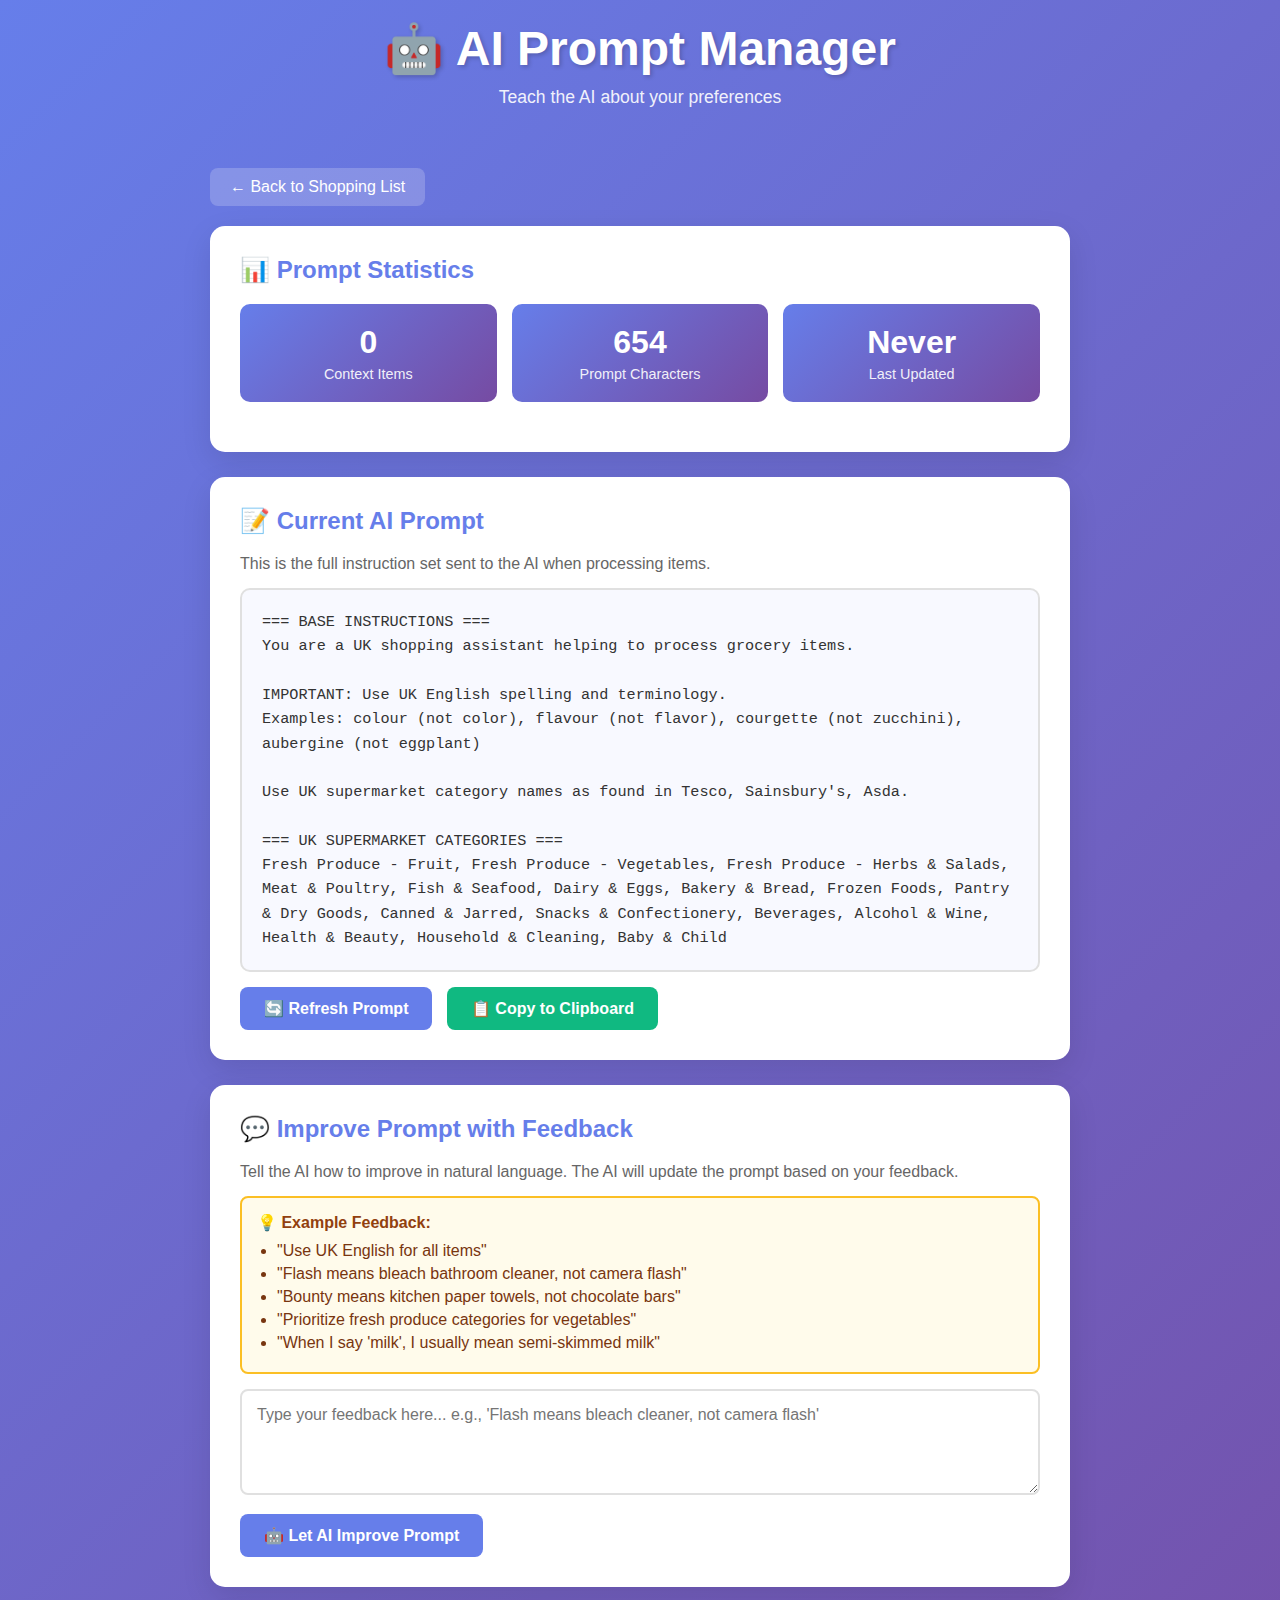
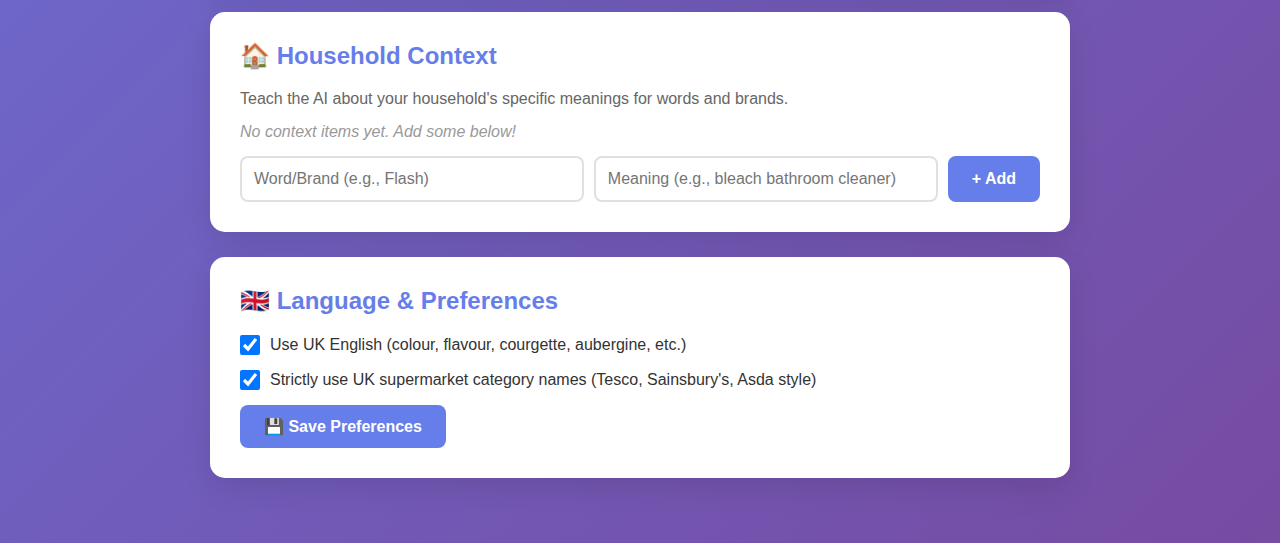
<file: website/prompt-manager.html>
<!DOCTYPE html>
<html lang="en">
<head>
    <meta charset="UTF-8">
    <meta name="viewport" content="width=device-width, initial-scale=1.0">
    <title>AI Prompt Manager - Shopping List</title>
    <link rel="stylesheet" href="styles.css">
    <style>
        .prompt-manager-container {
            max-width: 900px;
            margin: 0 auto;
            padding: 20px;
        }

        .section {
            background: white;
            border-radius: 15px;
            padding: 30px;
            margin-bottom: 25px;
            box-shadow: 0 10px 30px rgba(0, 0, 0, 0.1);
        }

        .section h2 {
            color: #667eea;
            margin-bottom: 20px;
            display: flex;
            align-items: center;
            gap: 10px;
        }

        .prompt-display {
            background: #f8f9ff;
            padding: 20px;
            border-radius: 10px;
            border: 2px solid #e0e0e0;
            font-family: 'Courier New', monospace;
            font-size: 0.95rem;
            line-height: 1.6;
            white-space: pre-wrap;
            margin-bottom: 15px;
            max-height: 400px;
            overflow-y: auto;
        }

        .context-item {
            background: #f8f9ff;
            padding: 15px;
            border-radius: 8px;
            border-left: 4px solid #667eea;
            margin-bottom: 12px;
            display: flex;
            justify-content: space-between;
            align-items: center;
        }

        .context-item-content {
            flex: 1;
        }

        .context-item strong {
            color: #667eea;
            display: block;
            margin-bottom: 5px;
        }

        .context-item .meaning {
            color: #666;
            font-size: 0.9rem;
        }

        .btn-delete-context {
            padding: 6px 12px;
            background: #ff4757;
            color: white;
            border: none;
            border-radius: 6px;
            font-size: 0.85rem;
            cursor: pointer;
            transition: background 0.3s;
        }

        .btn-delete-context:hover {
            background: #e84051;
        }

        .feedback-input {
            width: 100%;
            padding: 15px;
            border: 2px solid #e0e0e0;
            border-radius: 8px;
            font-size: 1rem;
            margin-bottom: 15px;
            font-family: inherit;
            resize: vertical;
        }

        .feedback-input:focus {
            outline: none;
            border-color: #667eea;
        }

        .btn-primary {
            background: #667eea;
            color: white;
            padding: 12px 24px;
            border: none;
            border-radius: 8px;
            font-size: 1rem;
            font-weight: 600;
            cursor: pointer;
            transition: all 0.3s;
        }

        .btn-primary:hover {
            background: #5568d3;
            transform: translateY(-2px);
        }

        .btn-primary:disabled {
            background: #9ca3af;
            cursor: not-allowed;
            transform: none;
        }

        .btn-secondary {
            background: #10b981;
            color: white;
            padding: 12px 24px;
            border: none;
            border-radius: 8px;
            font-size: 1rem;
            font-weight: 600;
            cursor: pointer;
            transition: all 0.3s;
            margin-left: 10px;
        }

        .btn-secondary:hover {
            background: #059669;
            transform: translateY(-2px);
        }

        .status-message {
            padding: 12px;
            border-radius: 8px;
            margin-top: 15px;
            animation: slideIn 0.3s ease-out;
        }

        .status-success {
            background: #d1fae5;
            color: #065f46;
            border: 1px solid #10b981;
        }

        .status-error {
            background: #fee2e2;
            color: #991b1b;
            border: 1px solid #ef4444;
        }

        .status-info {
            background: #dbeafe;
            color: #1e40af;
            border: 1px solid #3b82f6;
        }

        .add-context-form {
            display: grid;
            grid-template-columns: 1fr 1fr auto;
            gap: 10px;
            margin-top: 15px;
        }

        .add-context-form input {
            padding: 12px;
            border: 2px solid #e0e0e0;
            border-radius: 8px;
            font-size: 1rem;
        }

        .add-context-form input:focus {
            outline: none;
            border-color: #667eea;
        }

        .back-link {
            display: inline-block;
            color: white;
            text-decoration: none;
            padding: 10px 20px;
            background: rgba(255, 255, 255, 0.2);
            border-radius: 8px;
            margin-bottom: 20px;
            transition: background 0.3s;
        }

        .back-link:hover {
            background: rgba(255, 255, 255, 0.3);
        }

        .examples-box {
            background: #fffbeb;
            border: 2px solid #fbbf24;
            border-radius: 8px;
            padding: 15px;
            margin-bottom: 15px;
        }

        .examples-box h4 {
            color: #92400e;
            margin-bottom: 10px;
        }

        .examples-box ul {
            margin-left: 20px;
            color: #78350f;
        }

        .examples-box li {
            margin-bottom: 5px;
        }

        .prompt-stats {
            display: grid;
            grid-template-columns: repeat(auto-fit, minmax(200px, 1fr));
            gap: 15px;
            margin-bottom: 20px;
        }

        .stat-card {
            background: linear-gradient(135deg, #667eea 0%, #764ba2 100%);
            color: white;
            padding: 20px;
            border-radius: 10px;
            text-align: center;
        }

        .stat-value {
            font-size: 2rem;
            font-weight: bold;
            margin-bottom: 5px;
        }

        .stat-label {
            font-size: 0.9rem;
            opacity: 0.9;
        }
    </style>
</head>
<body>
    <div class="container">
        <header>
            <h1>🤖 AI Prompt Manager</h1>
            <p class="subtitle">Teach the AI about your preferences</p>
        </header>

        <div class="prompt-manager-container">
            <a href="index.html" class="back-link">← Back to Shopping List</a>

            <!-- Statistics -->
            <div class="section">
                <h2>📊 Prompt Statistics</h2>
                <div class="prompt-stats">
                    <div class="stat-card">
                        <div class="stat-value" id="context-count">0</div>
                        <div class="stat-label">Context Items</div>
                    </div>
                    <div class="stat-card">
                        <div class="stat-value" id="prompt-length">0</div>
                        <div class="stat-label">Prompt Characters</div>
                    </div>
                    <div class="stat-card">
                        <div class="stat-value" id="last-updated">Never</div>
                        <div class="stat-label">Last Updated</div>
                    </div>
                </div>
            </div>

            <!-- Current Prompt -->
            <div class="section">
                <h2>📝 Current AI Prompt</h2>
                <p style="color: #666; margin-bottom: 15px;">
                    This is the full instruction set sent to the AI when processing items.
                </p>
                <div class="prompt-display" id="current-prompt">Loading...</div>
                <button class="btn-primary" id="refresh-prompt-btn">🔄 Refresh Prompt</button>
                <button class="btn-secondary" id="copy-prompt-btn">📋 Copy to Clipboard</button>
            </div>

            <!-- Natural Language Feedback -->
            <div class="section">
                <h2>💬 Improve Prompt with Feedback</h2>
                <p style="color: #666; margin-bottom: 15px;">
                    Tell the AI how to improve in natural language. The AI will update the prompt based on your feedback.
                </p>

                <div class="examples-box">
                    <h4>💡 Example Feedback:</h4>
                    <ul>
                        <li>"Use UK English for all items"</li>
                        <li>"Flash means bleach bathroom cleaner, not camera flash"</li>
                        <li>"Bounty means kitchen paper towels, not chocolate bars"</li>
                        <li>"Prioritize fresh produce categories for vegetables"</li>
                        <li>"When I say 'milk', I usually mean semi-skimmed milk"</li>
                    </ul>
                </div>

                <textarea
                    id="feedback-input"
                    class="feedback-input"
                    rows="4"
                    placeholder="Type your feedback here... e.g., 'Flash means bleach cleaner, not camera flash'"
                ></textarea>

                <button class="btn-primary" id="improve-prompt-btn">
                    🤖 Let AI Improve Prompt
                </button>

                <div id="feedback-status"></div>
            </div>

            <!-- User-Specific Context -->
            <div class="section">
                <h2>🏠 Household Context</h2>
                <p style="color: #666; margin-bottom: 15px;">
                    Teach the AI about your household's specific meanings for words and brands.
                </p>

                <div id="context-list"></div>

                <div class="add-context-form">
                    <input
                        type="text"
                        id="context-term"
                        placeholder="Word/Brand (e.g., Flash)"
                    >
                    <input
                        type="text"
                        id="context-meaning"
                        placeholder="Meaning (e.g., bleach bathroom cleaner)"
                    >
                    <button class="btn-primary" id="add-context-btn">+ Add</button>
                </div>
            </div>

            <!-- UK English Settings -->
            <div class="section">
                <h2>🇬🇧 Language & Preferences</h2>
                <label style="display: flex; align-items: center; gap: 10px; margin-bottom: 15px; cursor: pointer;">
                    <input type="checkbox" id="uk-english-toggle" checked style="width: 20px; height: 20px; cursor: pointer;">
                    <span>Use UK English (colour, flavour, courgette, aubergine, etc.)</span>
                </label>

                <label style="display: flex; align-items: center; gap: 10px; margin-bottom: 15px; cursor: pointer;">
                    <input type="checkbox" id="strict-categories-toggle" checked style="width: 20px; height: 20px; cursor: pointer;">
                    <span>Strictly use UK supermarket category names (Tesco, Sainsbury's, Asda style)</span>
                </label>

                <button class="btn-primary" id="save-preferences-btn">💾 Save Preferences</button>
                <div id="preferences-status"></div>
            </div>
        </div>
    </div>

    <script src="auth.js"></script>
    <script src="prompt-manager.js"></script>
</body>
</html>
</file>
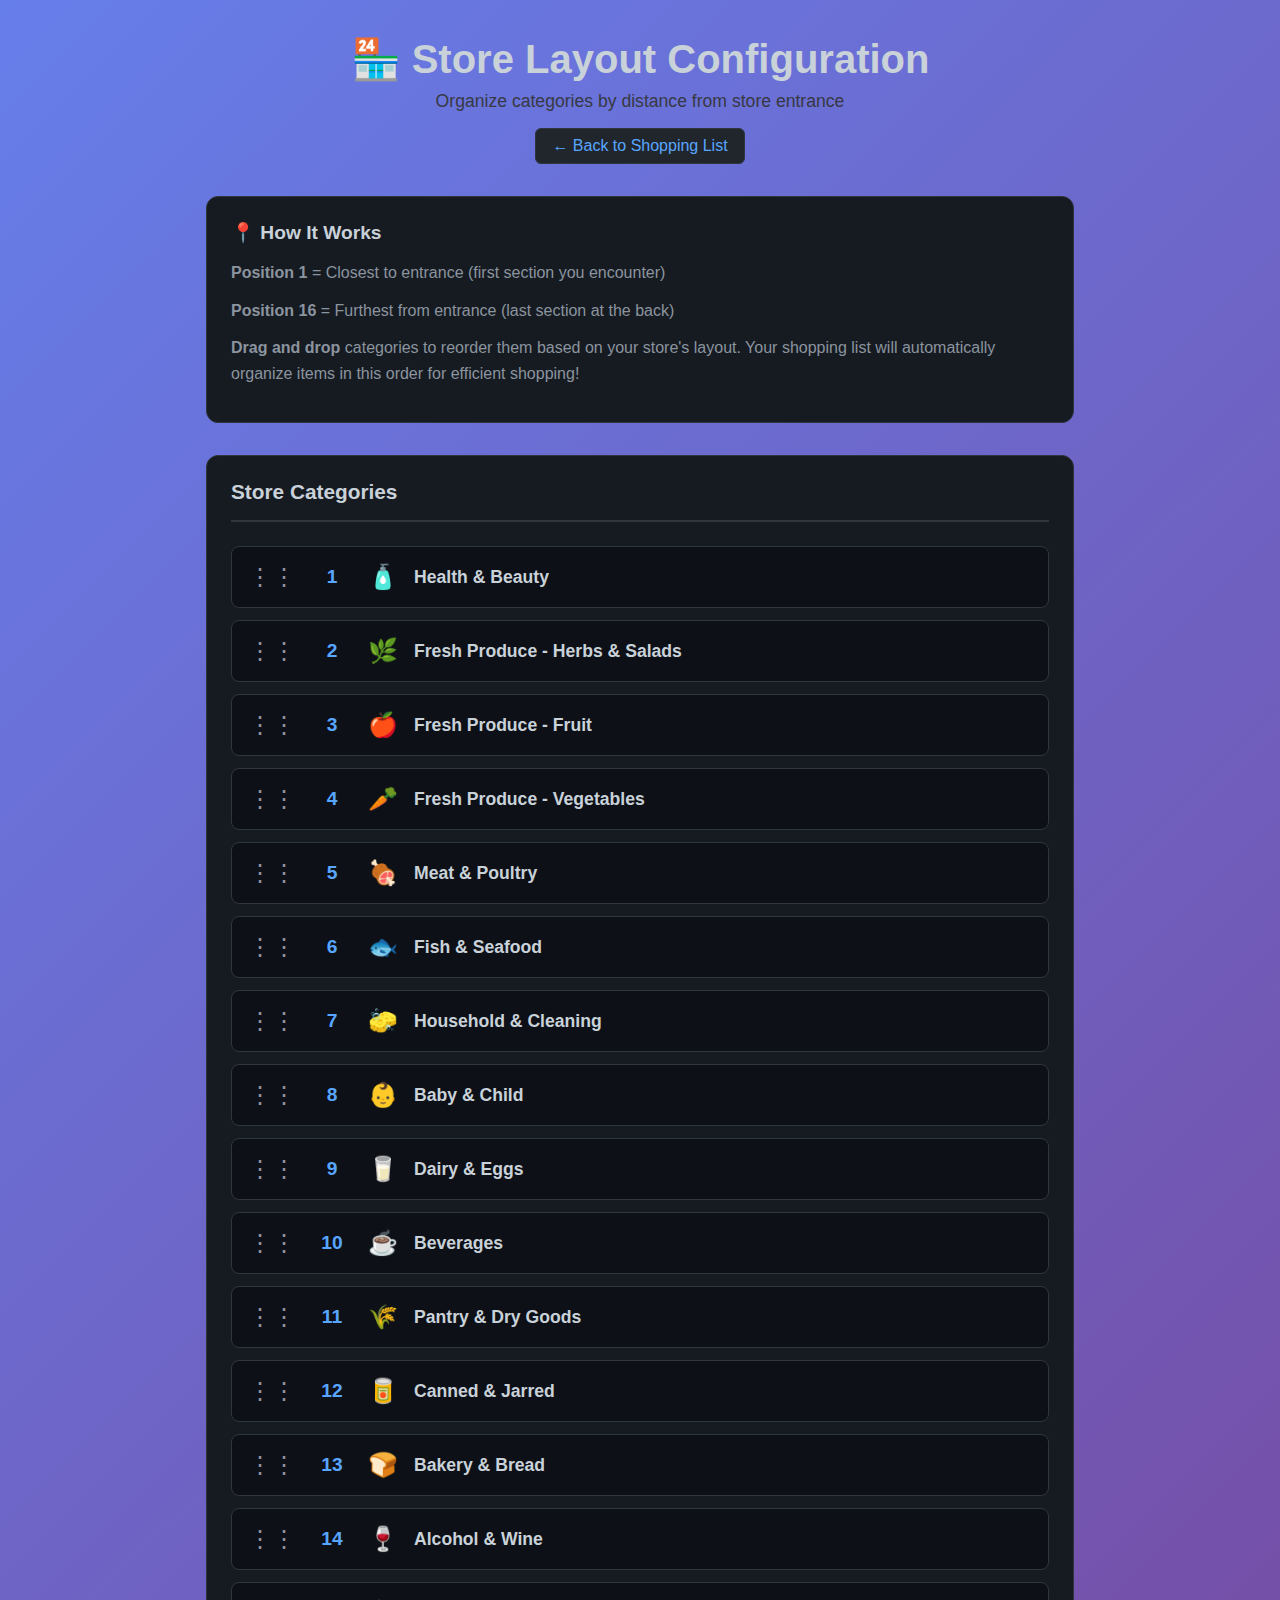
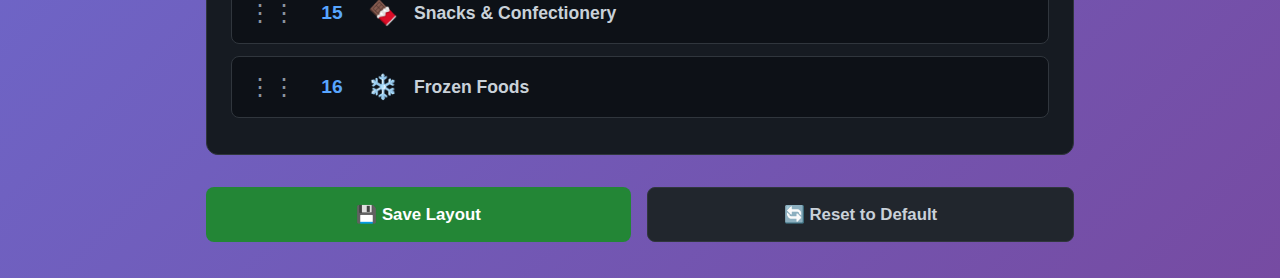
<file: website/store-layout.html>
<!DOCTYPE html>
<html lang="en">
<head>
    <meta charset="UTF-8">
    <meta name="viewport" content="width=device-width, initial-scale=1.0">
    <title>Store Layout Configuration</title>
    <link rel="stylesheet" href="styles.css">
    <style>
        .layout-container {
            max-width: 900px;
            margin: 0 auto;
            padding: 1rem;
        }

        .layout-header {
            text-align: center;
            margin-bottom: 2rem;
        }

        .layout-header h1 {
            font-size: clamp(1.75rem, 5vw, 2.5rem);
            color: #c9d1d9;
            margin-bottom: 0.5rem;
        }

        .layout-header .back-link {
            display: inline-block;
            margin-top: 1rem;
            padding: 8px 16px;
            background: #21262d;
            color: #58a6ff;
            text-decoration: none;
            border-radius: 6px;
            border: 1px solid #30363d;
            transition: all 0.2s;
        }

        .layout-header .back-link:hover {
            background: #30363d;
            border-color: #58a6ff;
        }

        .instructions {
            background: #161b22;
            border: 1px solid #30363d;
            border-radius: 12px;
            padding: 1.5rem;
            margin-bottom: 2rem;
        }

        .instructions h2 {
            color: #c9d1d9;
            font-size: 1.2rem;
            margin-bottom: 1rem;
        }

        .instructions p {
            color: #8b949e;
            line-height: 1.6;
            margin-bottom: 0.75rem;
        }

        .layout-list {
            background: #161b22;
            border: 1px solid #30363d;
            border-radius: 12px;
            padding: 1.5rem;
            margin-bottom: 2rem;
        }

        .layout-list-header {
            display: flex;
            justify-content: space-between;
            align-items: center;
            margin-bottom: 1.5rem;
            padding-bottom: 1rem;
            border-bottom: 2px solid #30363d;
        }

        .layout-list-header h2 {
            color: #c9d1d9;
            font-size: 1.3rem;
        }

        .category-item {
            display: flex;
            align-items: center;
            gap: 1rem;
            padding: 1rem;
            background: #0d1117;
            border: 1px solid #30363d;
            border-radius: 8px;
            margin-bottom: 0.75rem;
            cursor: grab;
            transition: all 0.2s;
        }

        .category-item:active {
            cursor: grabbing;
        }

        .category-item.dragging {
            opacity: 0.5;
            border-color: #58a6ff;
        }

        .category-item:hover {
            background: #1c2128;
            border-color: #8b949e;
        }

        .drag-handle {
            font-size: 1.5rem;
            color: #8b949e;
            cursor: grab;
        }

        .position-number {
            font-size: 1.2rem;
            font-weight: 700;
            color: #58a6ff;
            min-width: 40px;
            text-align: center;
        }

        .category-name {
            flex: 1;
            font-size: 1.1rem;
            font-weight: 600;
            color: #c9d1d9;
        }

        .category-icon {
            font-size: 1.5rem;
        }

        .action-buttons {
            display: flex;
            gap: 1rem;
            margin-top: 2rem;
        }

        .btn-save {
            flex: 1;
            padding: 1rem;
            background: #238636;
            color: white;
            border: none;
            border-radius: 8px;
            font-size: 1.05rem;
            font-weight: 600;
            cursor: pointer;
            transition: all 0.2s;
        }

        .btn-save:hover {
            background: #2ea043;
        }

        .btn-save:disabled {
            background: #9ca3af;
            cursor: not-allowed;
        }

        .btn-reset {
            flex: 1;
            padding: 1rem;
            background: #21262d;
            color: #c9d1d9;
            border: 1px solid #30363d;
            border-radius: 8px;
            font-size: 1.05rem;
            font-weight: 600;
            cursor: pointer;
            transition: all 0.2s;
        }

        .btn-reset:hover {
            background: #30363d;
        }

        .message {
            padding: 1rem;
            border-radius: 8px;
            margin-bottom: 1rem;
            text-align: center;
            animation: fadeIn 0.3s;
        }

        .message.success {
            background: #238636;
            color: white;
            border: 1px solid #2ea043;
        }

        .message.error {
            background: #da3633;
            color: white;
            border: 1px solid #f85149;
        }

        @keyframes fadeIn {
            from {
                opacity: 0;
                transform: translateY(-10px);
            }
            to {
                opacity: 1;
                transform: translateY(0);
            }
        }
    </style>
</head>
<body>
    <div class="layout-container">
        <div class="layout-header">
            <h1>🏪 Store Layout Configuration</h1>
            <p class="subtitle">Organize categories by distance from store entrance</p>
            <a href="index.html" class="back-link">← Back to Shopping List</a>
        </div>

        <div class="instructions">
            <h2>📍 How It Works</h2>
            <p><strong>Position 1</strong> = Closest to entrance (first section you encounter)</p>
            <p><strong>Position 16</strong> = Furthest from entrance (last section at the back)</p>
            <p><strong>Drag and drop</strong> categories to reorder them based on your store's layout. Your shopping list will automatically organize items in this order for efficient shopping!</p>
        </div>

        <div id="message-container"></div>

        <div class="layout-list">
            <div class="layout-list-header">
                <h2>Store Categories</h2>
            </div>
            <div id="categories-list">
                <div class="loading">Loading categories...</div>
            </div>
        </div>

        <div class="action-buttons">
            <button class="btn-save" id="save-layout-btn">💾 Save Layout</button>
            <button class="btn-reset" id="reset-layout-btn">🔄 Reset to Default</button>
        </div>
    </div>

    <script src="store-layout.js"></script>
</body>
</html>
</file>
<file: website/styles.css>
/* Reset and Base Styles */
* {
    margin: 0;
    padding: 0;
    box-sizing: border-box;
}

body {
    font-family: -apple-system, BlinkMacSystemFont, 'Segoe UI', Roboto, Oxygen, Ubuntu, Cantarell, sans-serif;
    background: linear-gradient(135deg, #667eea 0%, #764ba2 100%);
    min-height: 100vh;
    padding: 20px;
    color: #333;
}

.container {
    max-width: 1400px;
    margin: 0 auto;
}

/* Header */
header {
    text-align: center;
    color: white;
    margin-bottom: 40px;
}

header h1 {
    font-size: 3rem;
    margin-bottom: 10px;
    text-shadow: 2px 2px 4px rgba(0, 0, 0, 0.2);
}

.subtitle {
    font-size: 1.1rem;
    opacity: 0.9;
}

.btn-logout {
    position: absolute;
    top: 20px;
    right: 20px;
    padding: 10px 20px;
    background: rgba(255, 255, 255, 0.2);
    color: white;
    border: 2px solid white;
    border-radius: 8px;
    font-size: 0.9rem;
    font-weight: 600;
    cursor: pointer;
    transition: background 0.3s;
}

.btn-logout:hover {
    background: rgba(255, 255, 255, 0.3);
}

/* Lists Container */
.lists-container {
    display: grid;
    grid-template-columns: repeat(auto-fit, minmax(450px, 1fr));
    gap: 30px;
    margin-bottom: 40px;
}

/* List Section */
.list-section {
    background: white;
    border-radius: 15px;
    padding: 30px;
    box-shadow: 0 10px 30px rgba(0, 0, 0, 0.2);
}

.list-header {
    display: flex;
    justify-content: space-between;
    align-items: center;
    margin-bottom: 25px;
    padding-bottom: 15px;
    border-bottom: 3px solid #f0f0f0;
}

.list-header h2 {
    font-size: 1.8rem;
    color: #667eea;
}

.item-count {
    background: #667eea;
    color: white;
    padding: 5px 15px;
    border-radius: 20px;
    font-size: 0.9rem;
    font-weight: 600;
}

/* Add Item Form */
.add-item-form {
    background: #f8f9ff;
    padding: 20px;
    border-radius: 10px;
    margin-bottom: 25px;
}

.add-item-form h3 {
    font-size: 1.1rem;
    color: #667eea;
    margin-bottom: 15px;
}

.form-group {
    margin-bottom: 10px;
}

.form-row {
    display: grid;
    grid-template-columns: 100px 1fr;
    gap: 10px;
    margin-bottom: 10px;
}

.add-item-form label {
    display: block;
    font-weight: 600;
    color: #667eea;
    margin-bottom: 8px;
    font-size: 0.95rem;
}

.add-item-form input,
.add-item-form select {
    width: 100%;
    padding: 12px;
    border: 2px solid #e0e0e0;
    border-radius: 8px;
    font-size: 1rem;
    transition: border-color 0.3s;
    background: white;
}

.add-item-form input:focus,
.add-item-form select:focus {
    outline: none;
    border-color: #667eea;
}

.add-item-form select {
    cursor: pointer;
}

.btn-add {
    width: 100%;
    padding: 12px;
    background: #667eea;
    color: white;
    border: none;
    border-radius: 8px;
    font-size: 1rem;
    font-weight: 600;
    cursor: pointer;
    transition: background 0.3s, transform 0.1s;
}

.btn-add:hover {
    background: #5568d3;
    transform: translateY(-2px);
}

.btn-add:active {
    transform: translateY(0);
}

.btn-email {
    width: 100%;
    padding: 12px;
    background: #10b981;
    color: white;
    border: none;
    border-radius: 8px;
    font-size: 1rem;
    font-weight: 600;
    cursor: pointer;
    transition: background 0.3s, transform 0.1s;
    margin-bottom: 25px;
}

.btn-email:hover {
    background: #059669;
    transform: translateY(-2px);
}

.btn-email:active {
    transform: translateY(0);
}

.btn-email:disabled {
    background: #9ca3af;
    cursor: not-allowed;
    transform: none;
}

.btn-categorize {
    width: 100%;
    padding: 12px;
    background: #8b5cf6;
    color: white;
    border: none;
    border-radius: 8px;
    font-size: 1rem;
    font-weight: 600;
    cursor: pointer;
    transition: background 0.3s, transform 0.1s;
    margin-bottom: 25px;
}

.btn-categorize:hover {
    background: #7c3aed;
    transform: translateY(-2px);
}

.btn-categorize:active {
    transform: translateY(0);
}

.btn-categorize:disabled {
    background: #9ca3af;
    cursor: not-allowed;
    transform: none;
}

.success-message {
    background: #10b981;
    color: white;
    padding: 15px;
    border-radius: 8px;
    margin-bottom: 15px;
    text-align: center;
    animation: slideIn 0.3s ease-out;
}

@keyframes slideIn {
    from {
        opacity: 0;
        transform: translateY(-10px);
    }
    to {
        opacity: 1;
        transform: translateY(0);
    }
}

/* Items List */
.items-list {
    min-height: 200px;
}

/* User Groups */
.user-group {
    margin-bottom: 35px;
    padding: 20px;
    background: #f8f9ff;
    border-radius: 12px;
    border: 2px solid #e0e0e0;
}

.user-header {
    font-size: 1.5rem;
    font-weight: 800;
    color: #764ba2;
    margin-bottom: 20px;
    padding-bottom: 12px;
    border-bottom: 3px solid #667eea;
}

/* Category Groups */
.category-group {
    margin-bottom: 20px;
}

.category-header {
    font-size: 1.1rem;
    font-weight: 700;
    color: #667eea;
    margin-bottom: 12px;
    padding-bottom: 8px;
    border-bottom: 2px solid #e0e0e0;
}

.loading {
    text-align: center;
    padding: 40px;
    color: #999;
    font-style: italic;
}

.empty-state {
    text-align: center;
    padding: 40px;
    color: #999;
}

.empty-state::before {
    content: "📝";
    display: block;
    font-size: 3rem;
    margin-bottom: 10px;
}

/* Shopping Item */
.shopping-item {
    display: flex;
    align-items: center;
    gap: 15px;
    padding: 15px;
    background: white;
    border: 2px solid #f0f0f0;
    border-radius: 10px;
    margin-bottom: 10px;
    transition: all 0.3s;
}

.shopping-item:hover {
    border-color: #667eea;
    box-shadow: 0 4px 12px rgba(102, 126, 234, 0.1);
}

.shopping-item.bought {
    background: #f8f8f8;
    opacity: 0.7;
}

.item-checkbox {
    width: 24px;
    height: 24px;
    cursor: pointer;
    flex-shrink: 0;
}

.item-details {
    flex: 1;
    min-width: 0;
}

.item-name {
    font-size: 1.1rem;
    font-weight: 600;
    color: #333;
    margin-bottom: 4px;
}

.shopping-item.bought .item-name {
    text-decoration: line-through;
    color: #999;
}

.item-meta {
    display: flex;
    gap: 15px;
    font-size: 0.9rem;
    color: #666;
}

.item-quantity {
    font-weight: 600;
}

.item-category {
    color: #667eea;
}

.btn-delete {
    padding: 8px 16px;
    background: #ff4757;
    color: white;
    border: none;
    border-radius: 6px;
    font-size: 0.9rem;
    font-weight: 600;
    cursor: pointer;
    transition: background 0.3s, transform 0.1s;
    flex-shrink: 0;
}

.btn-delete:hover {
    background: #e84051;
    transform: translateY(-2px);
}

.btn-delete:active {
    transform: translateY(0);
}

/* Error Message */
.error-message {
    background: #ff4757;
    color: white;
    padding: 15px;
    border-radius: 8px;
    margin-bottom: 15px;
    text-align: center;
}

/* Responsive Design */
@media (max-width: 1024px) {
    .lists-container {
        grid-template-columns: 1fr;
    }
}

@media (max-width: 768px) {
    header h1 {
        font-size: 2rem;
    }

    .list-section {
        padding: 20px;
    }

    .list-header h2 {
        font-size: 1.5rem;
    }

    .lists-container {
        grid-template-columns: 1fr;
        gap: 20px;
    }
}

@media (max-width: 480px) {
    body {
        padding: 10px;
    }

    .form-row {
        grid-template-columns: 80px 1fr;
    }

    .item-meta {
        flex-direction: column;
        gap: 5px;
    }
}
</file>
